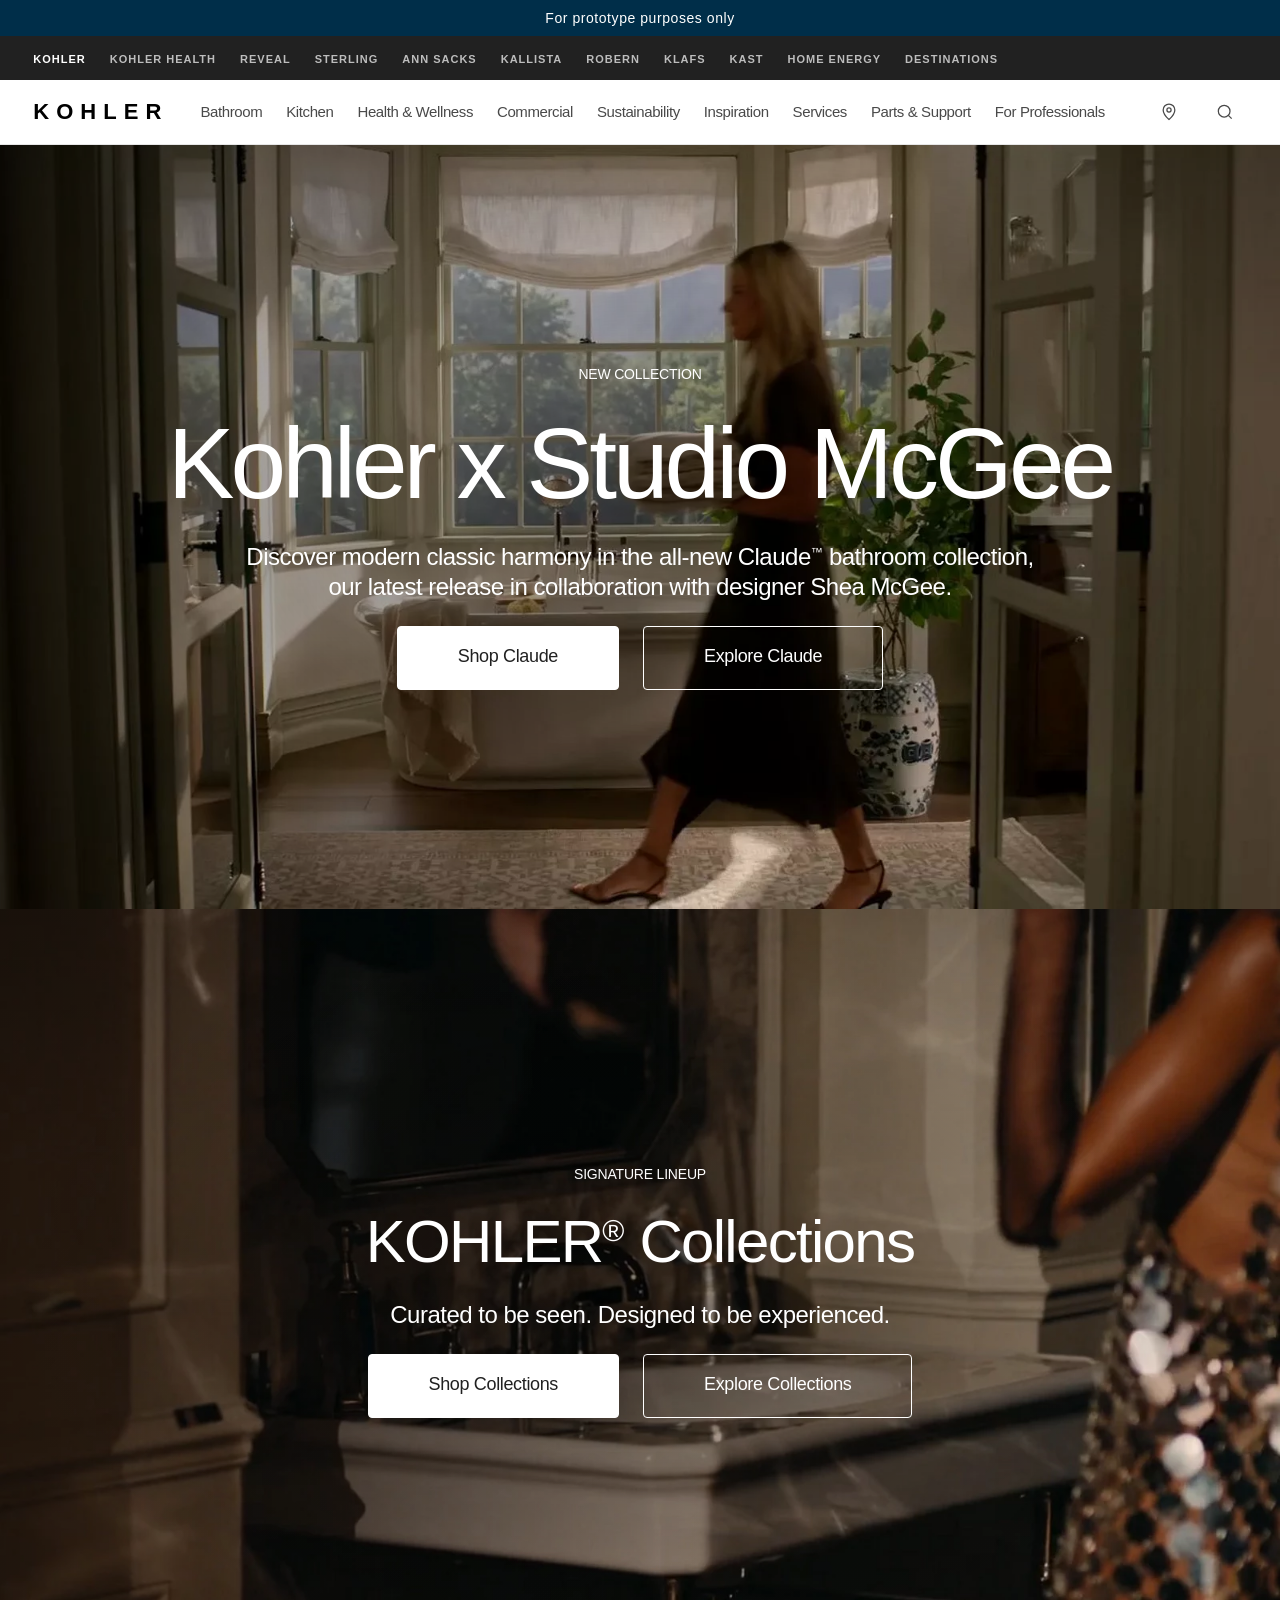
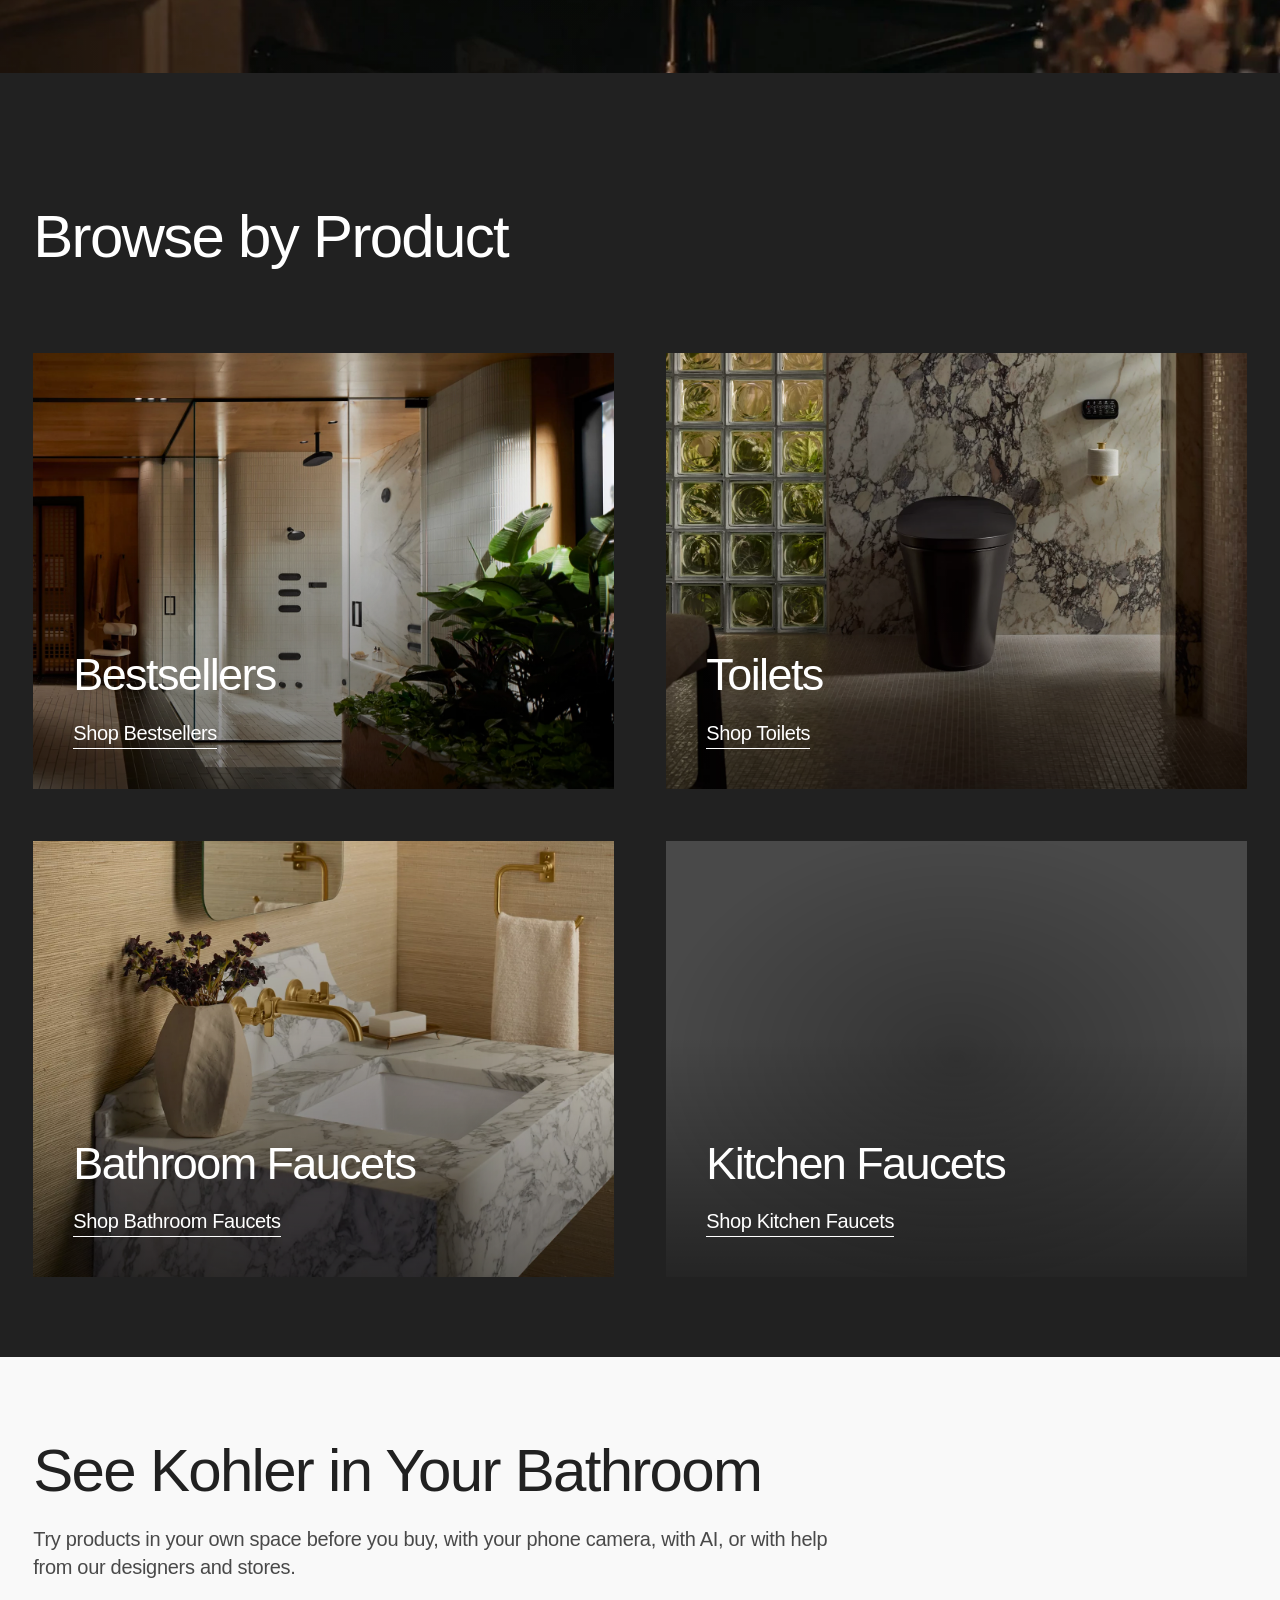
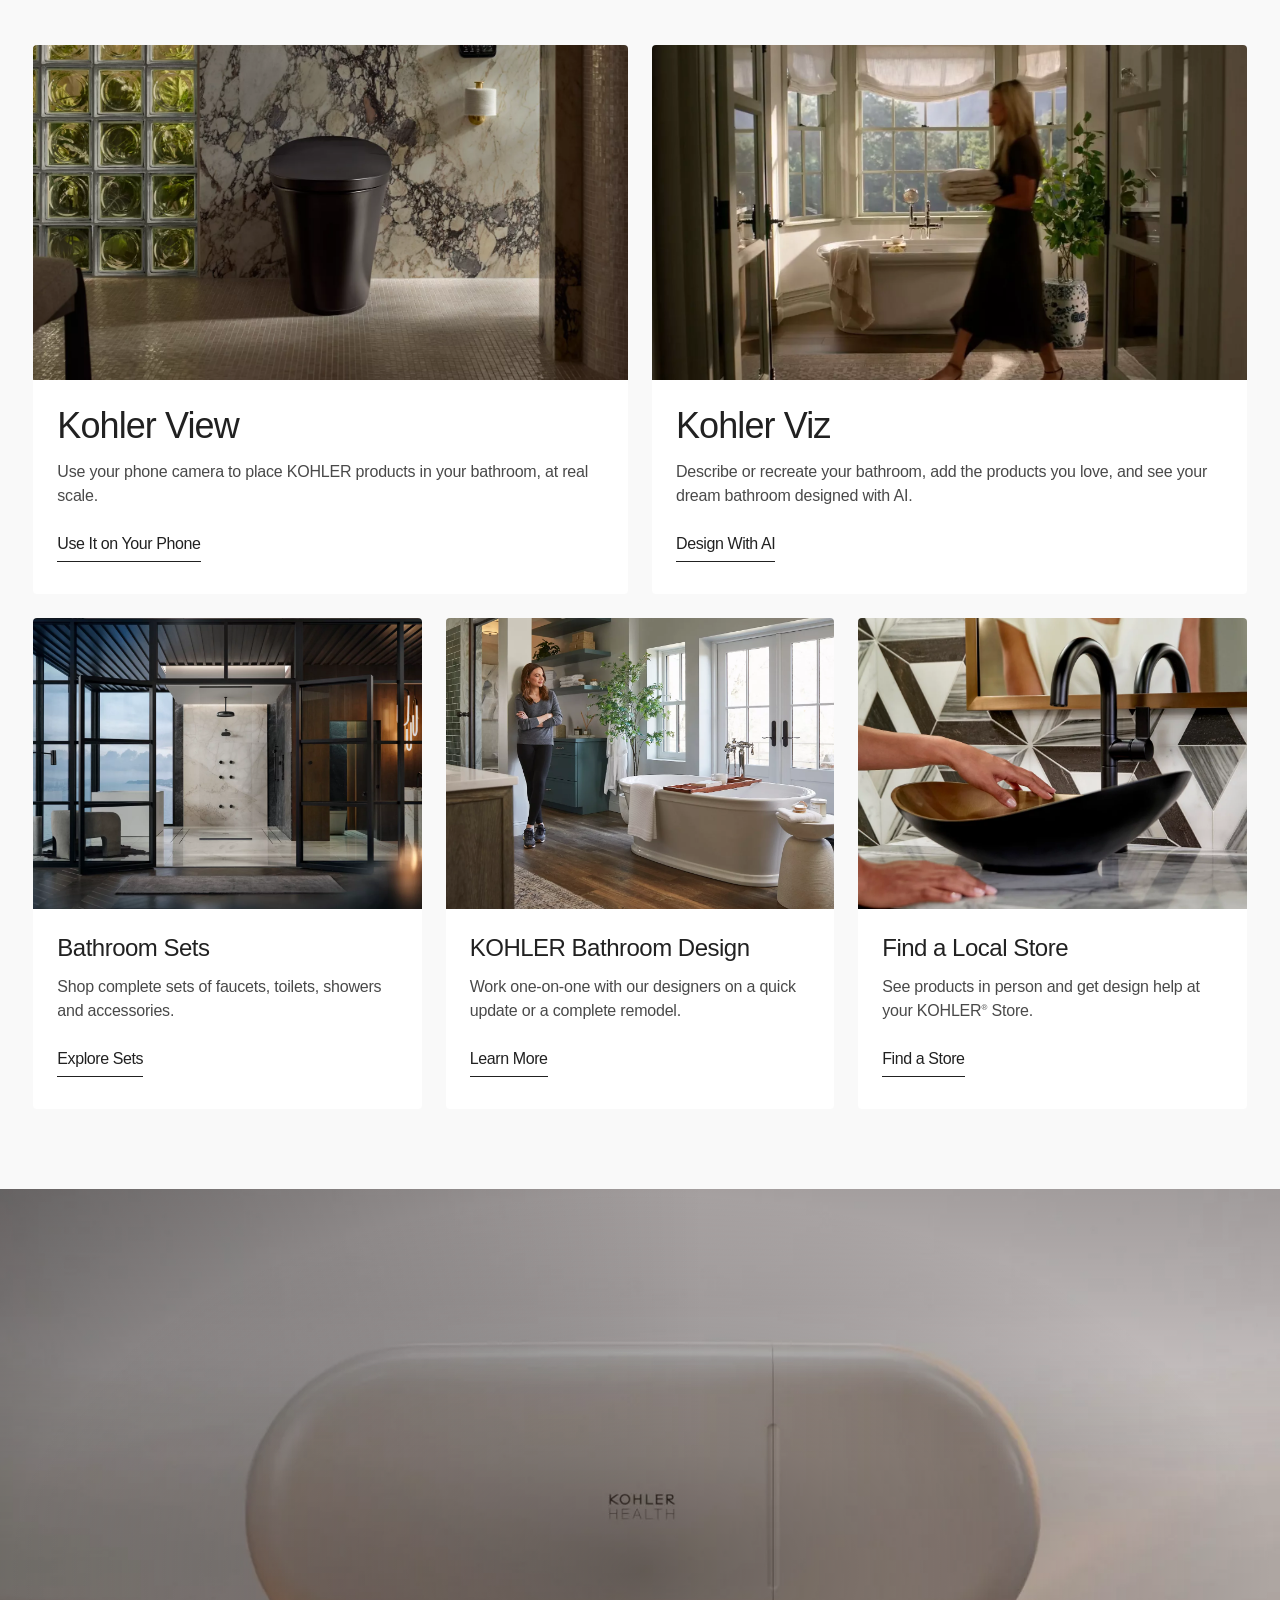
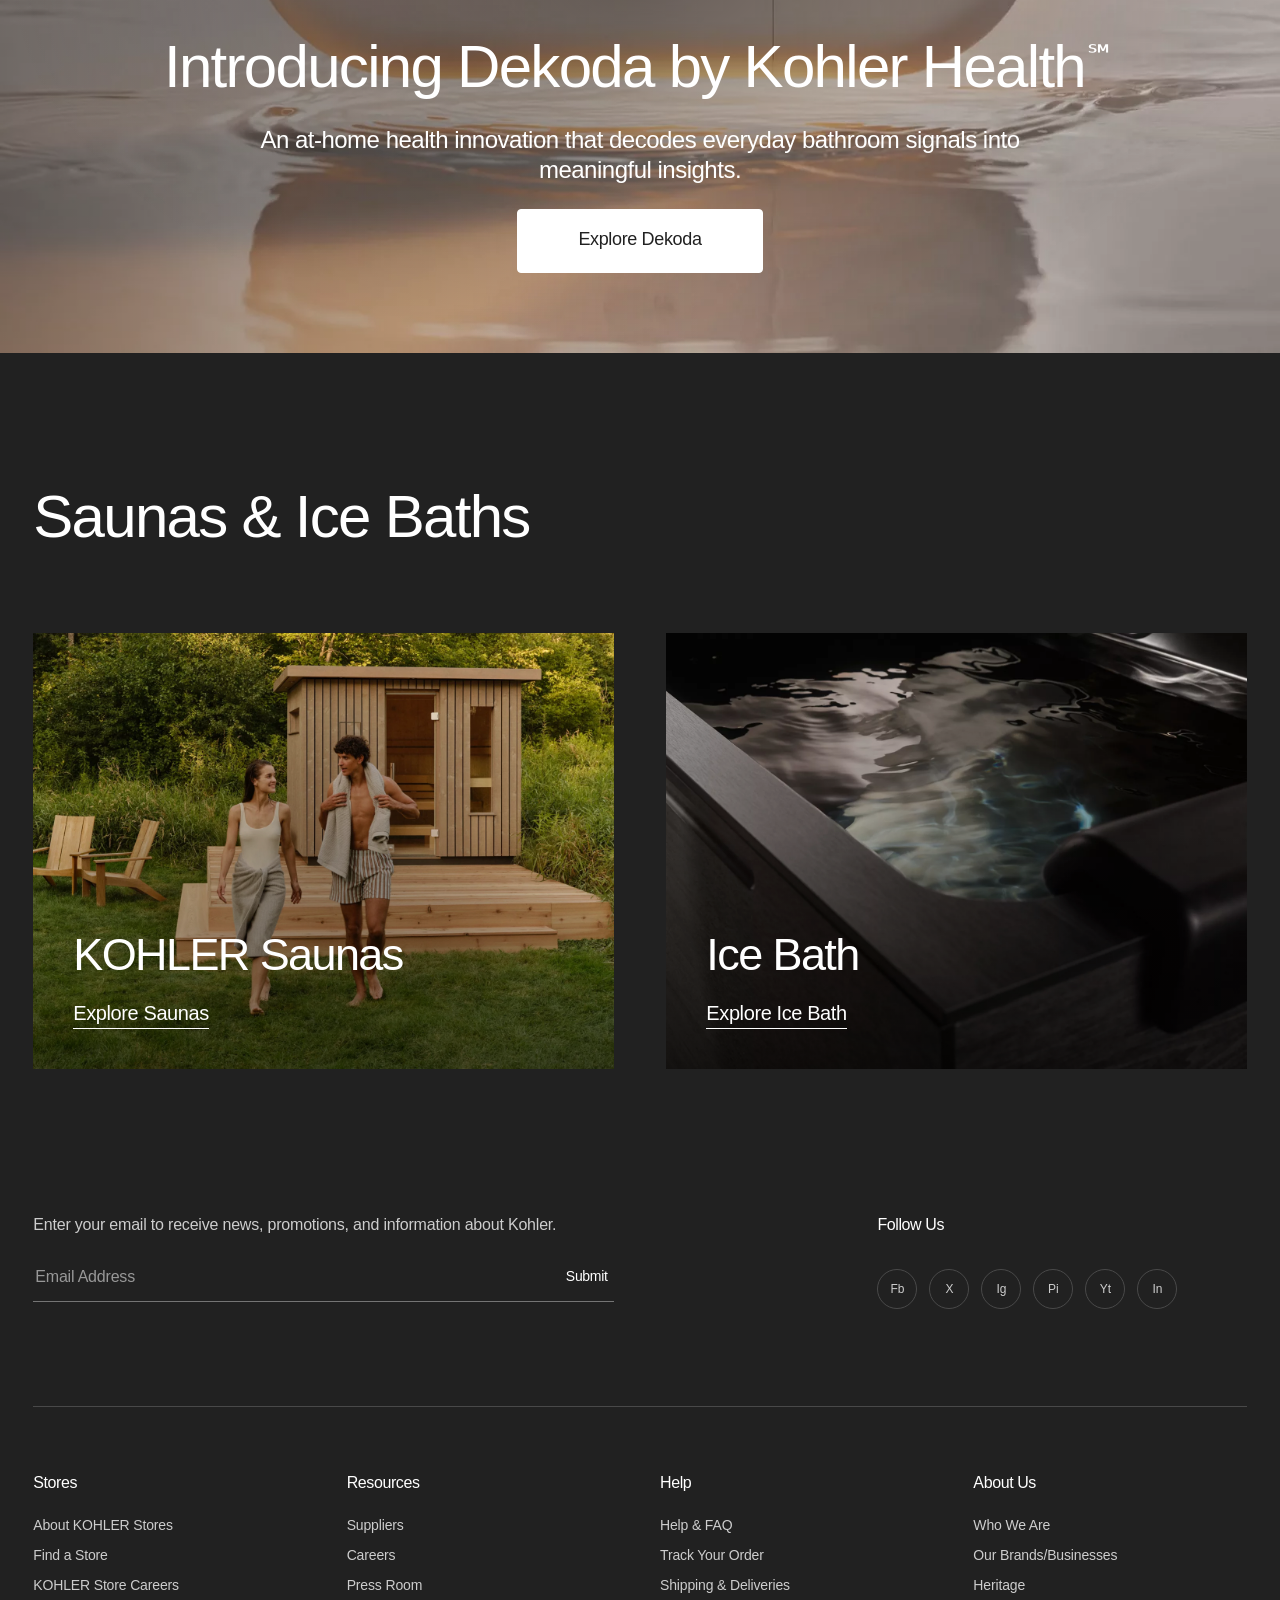
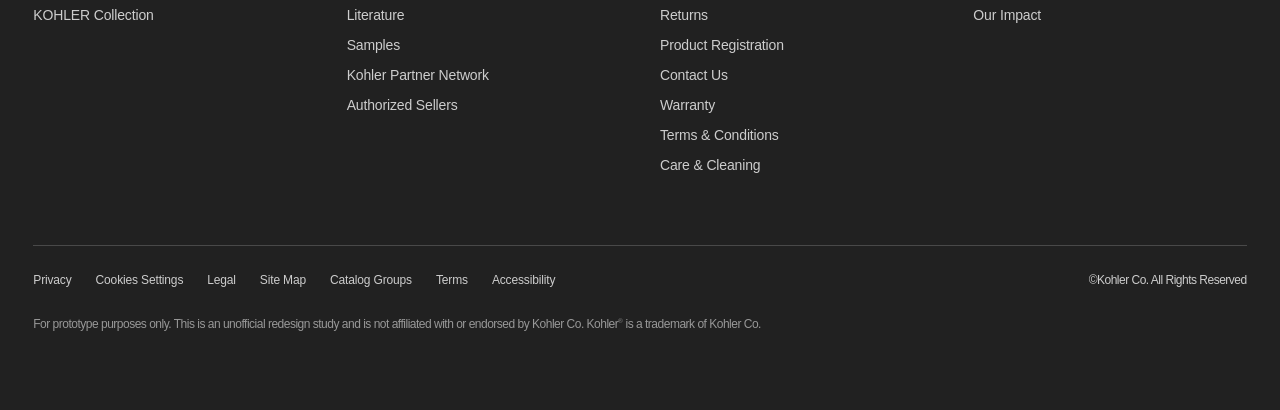
<file: index.html>
<!doctype html>
<html lang="en"><head><meta charset="utf-8"><meta name="viewport" content="width=device-width,initial-scale=1">
<meta name="robots" content="noindex"><link rel="icon" href="data:,">
<title>Kohler landing page (concept) | prototype</title>
<link rel="stylesheet" href="tokens.css"><link rel="stylesheet" href="components.css">
<script src="js/render.js" defer></script><script src="js/interactions.js" defer></script>
</head><body>
<main id="main" data-content="content/concept.json"></main>
<noscript><div class="concept-banner">For prototype purposes only</div><p class="container">This prototype needs JavaScript to load its content.</p></noscript>
</body></html>
</file>
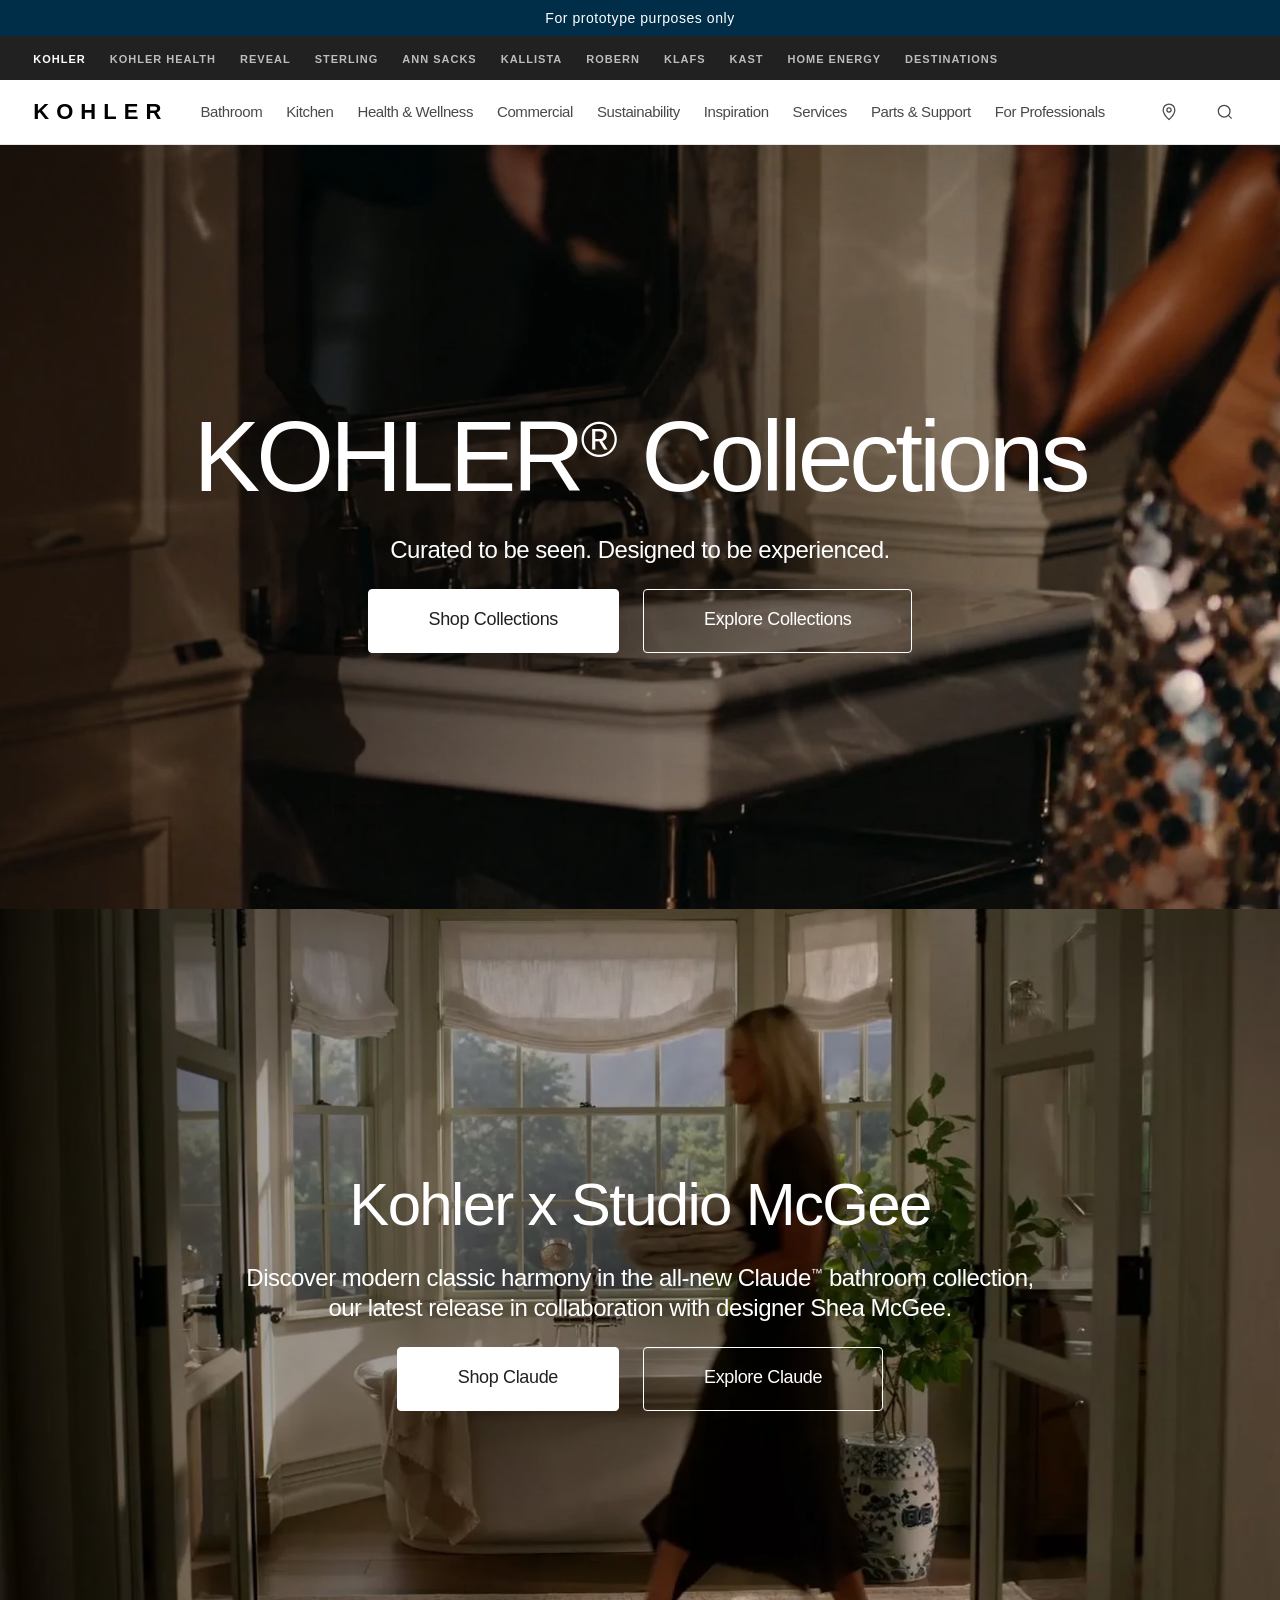
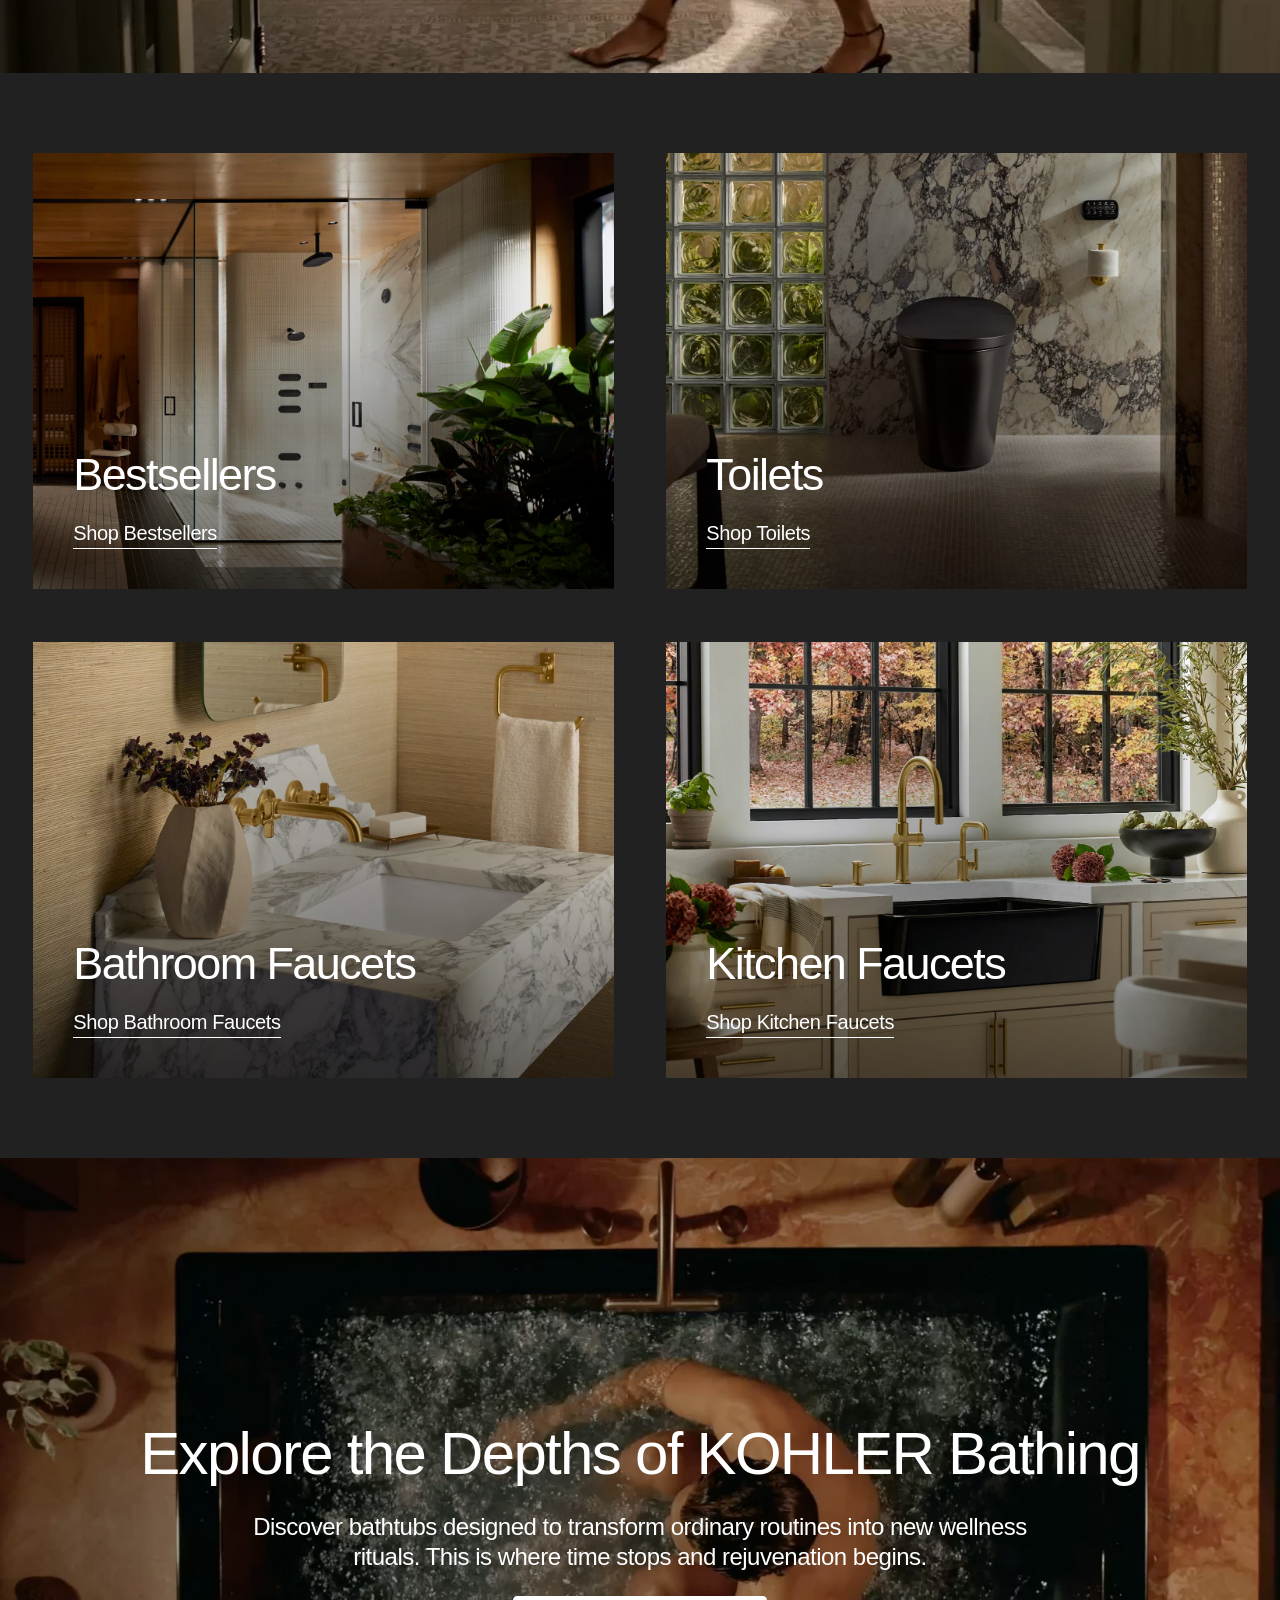
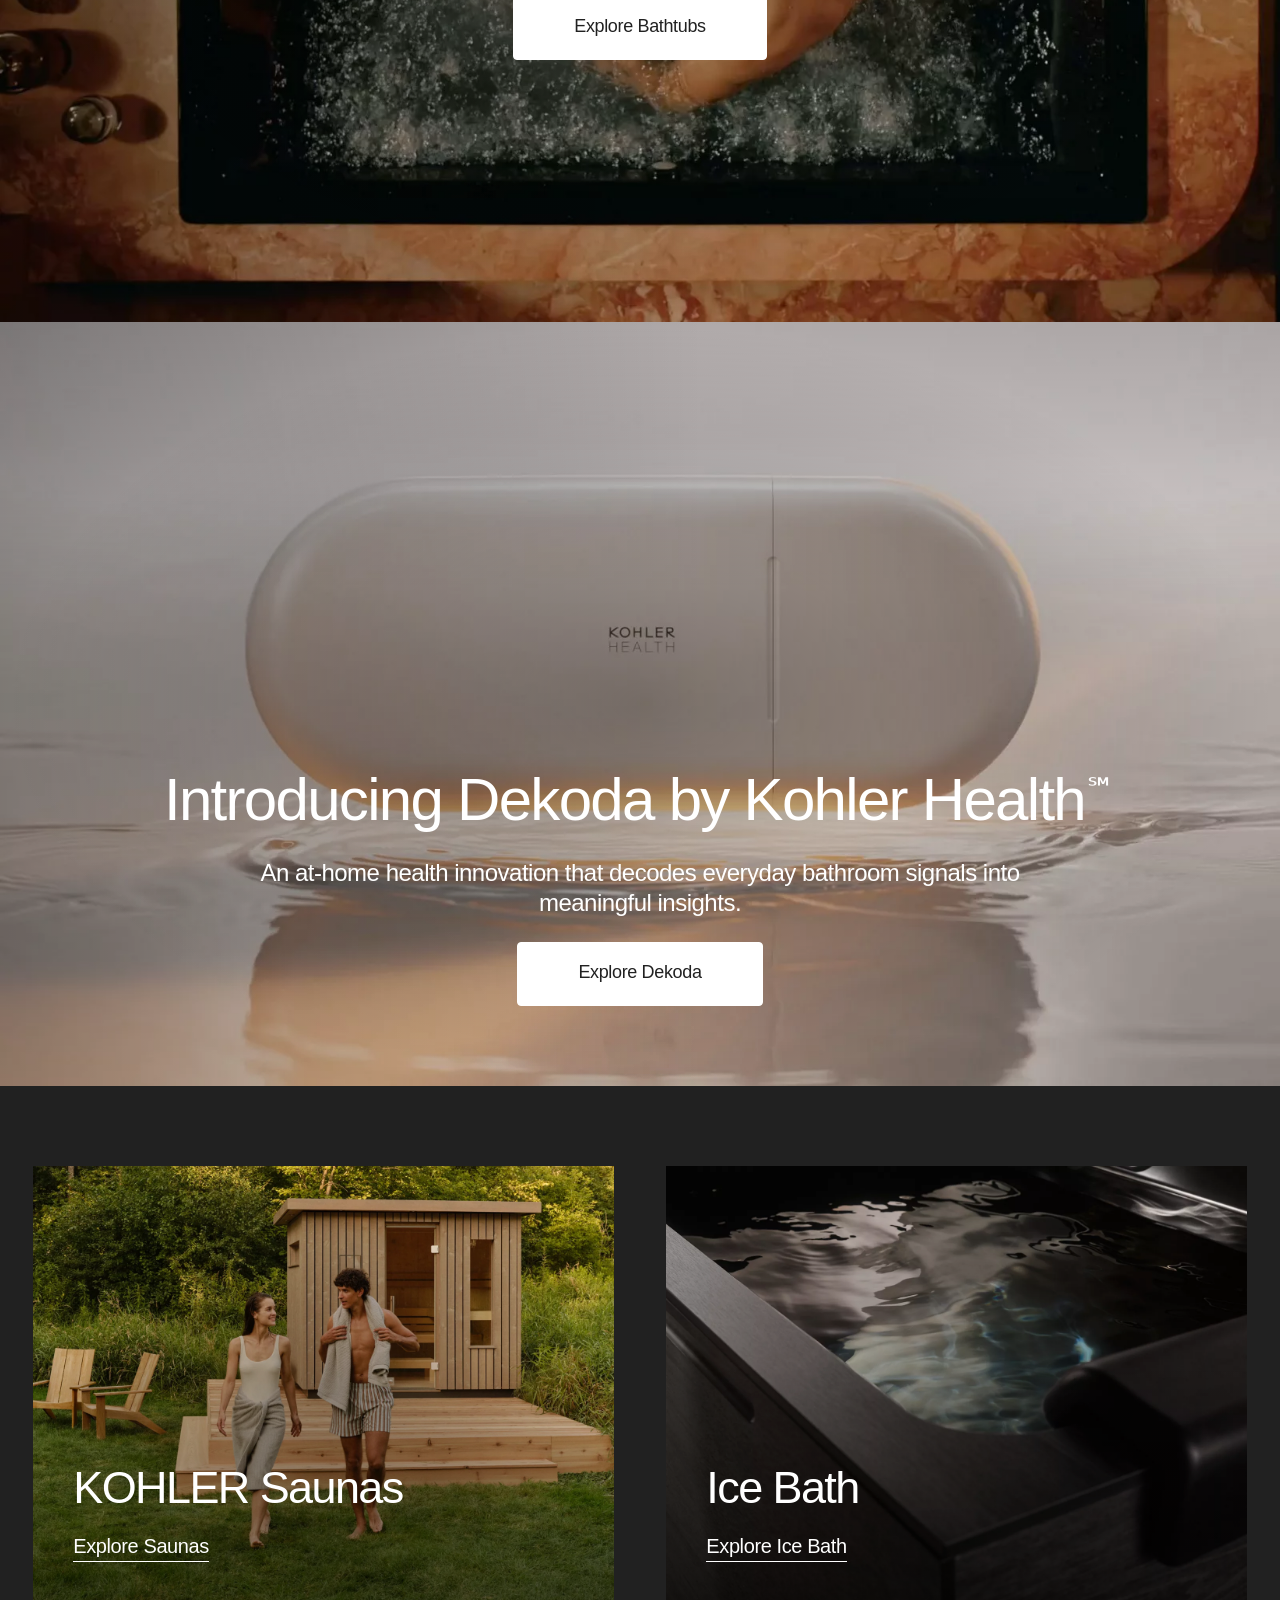
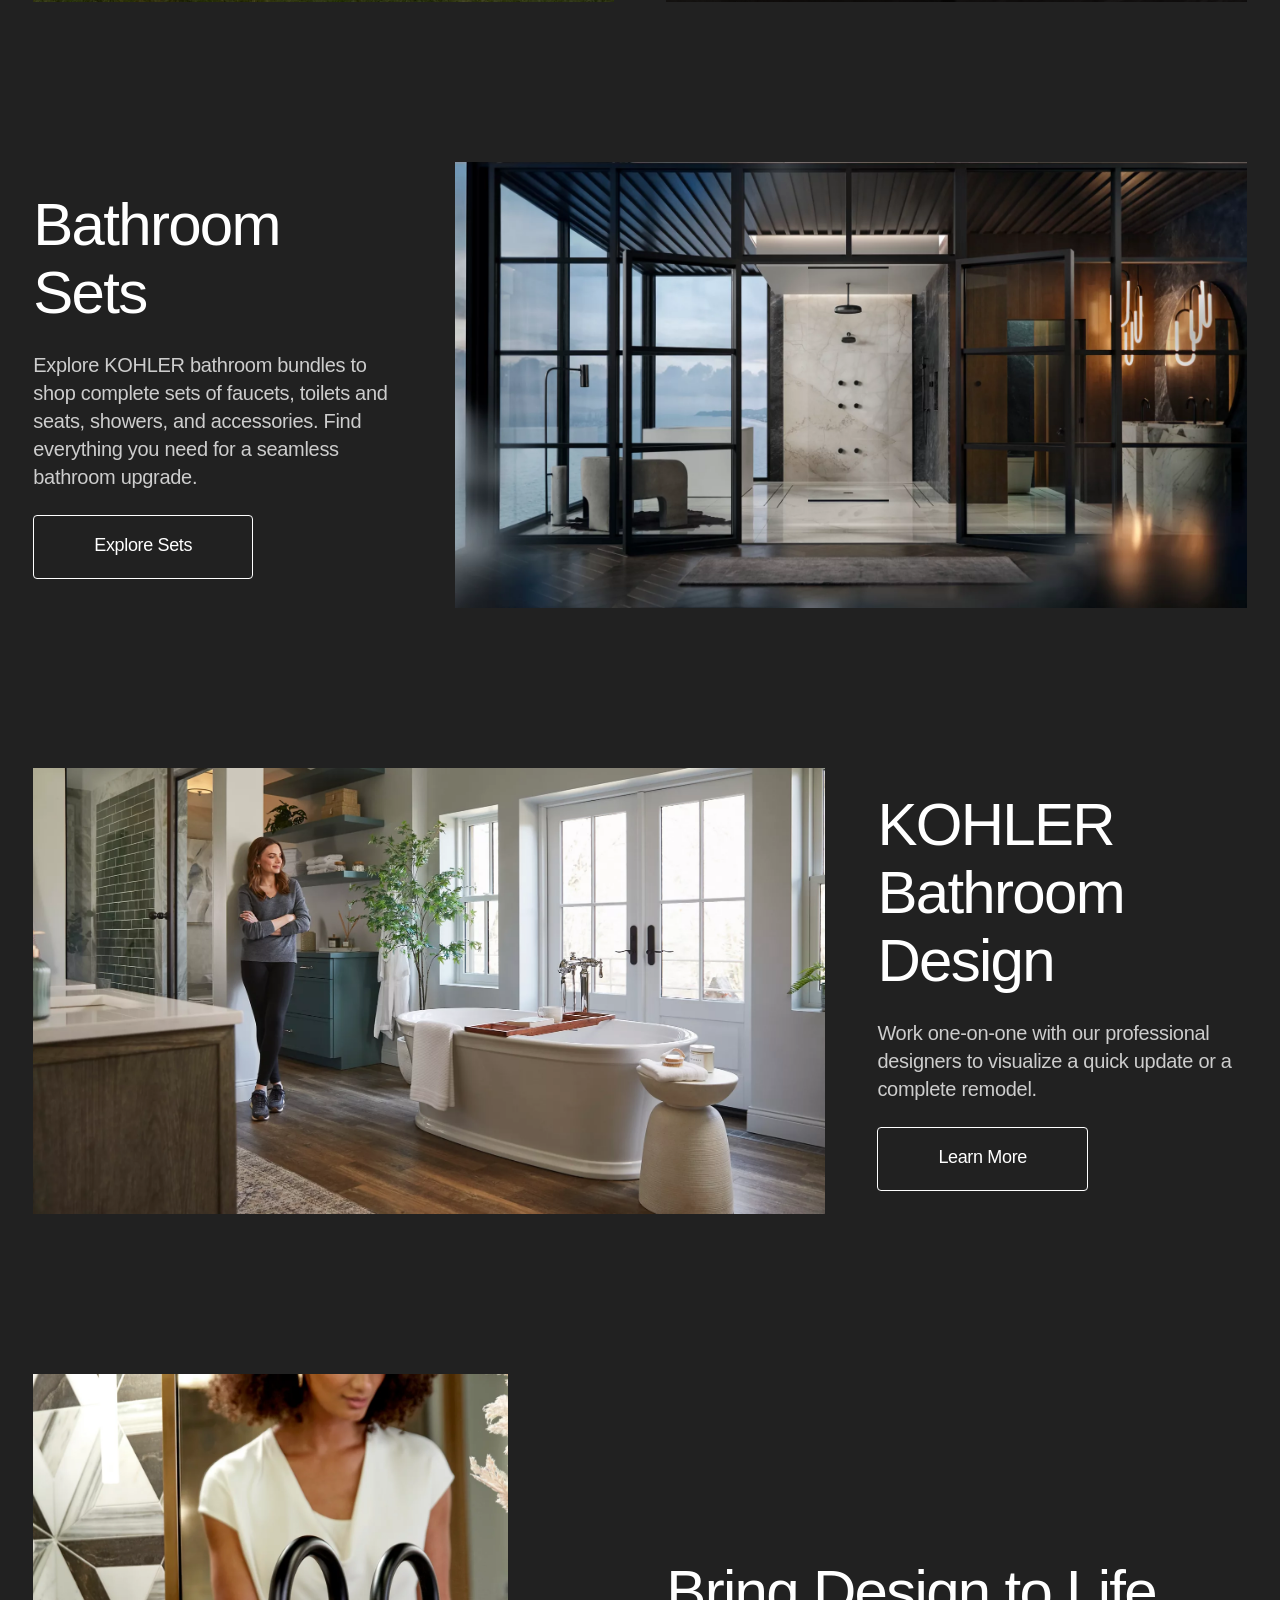
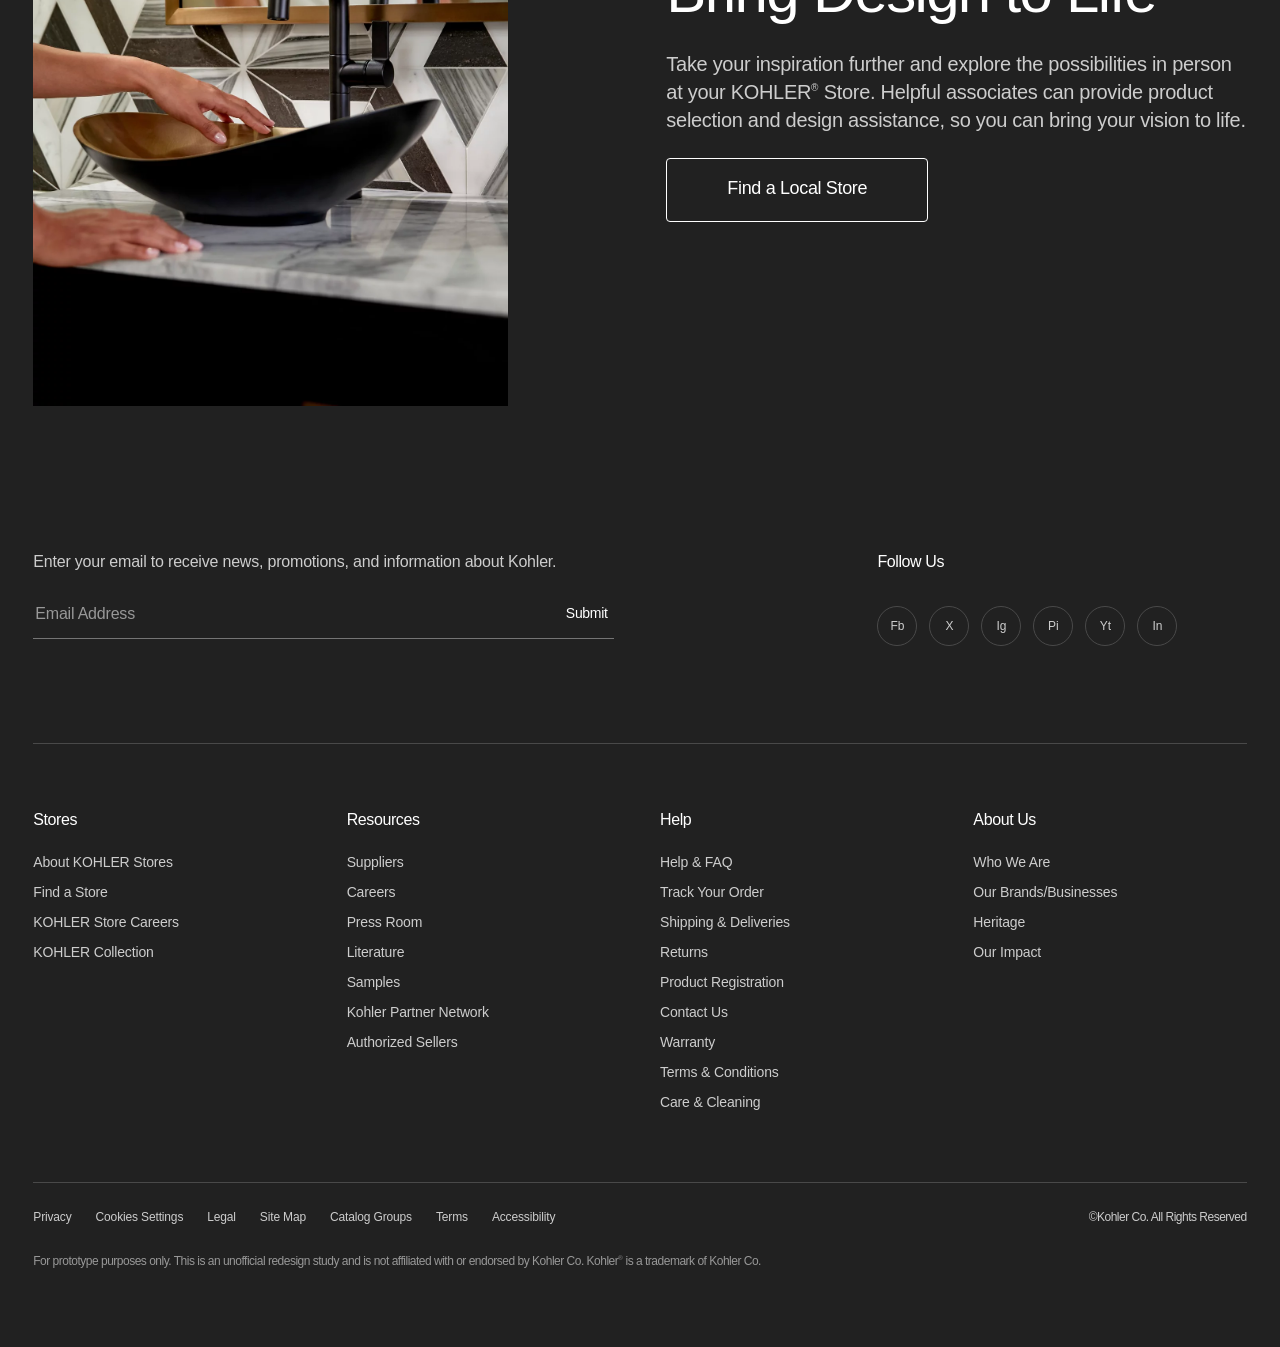
<file: current.html>
<!doctype html>
<html lang="en"><head><meta charset="utf-8"><meta name="viewport" content="width=device-width,initial-scale=1">
<meta name="robots" content="noindex"><link rel="icon" href="data:,">
<title>Kohler landing page (current) | prototype</title>
<link rel="stylesheet" href="tokens.css"><link rel="stylesheet" href="components.css">
<script src="js/render.js" defer></script>
</head><body>
<main id="main" data-content="content/current.json"></main>
<noscript><div class="concept-banner">For prototype purposes only</div><p class="container">This prototype needs JavaScript to load its content.</p></noscript>
</body></html>
</file>
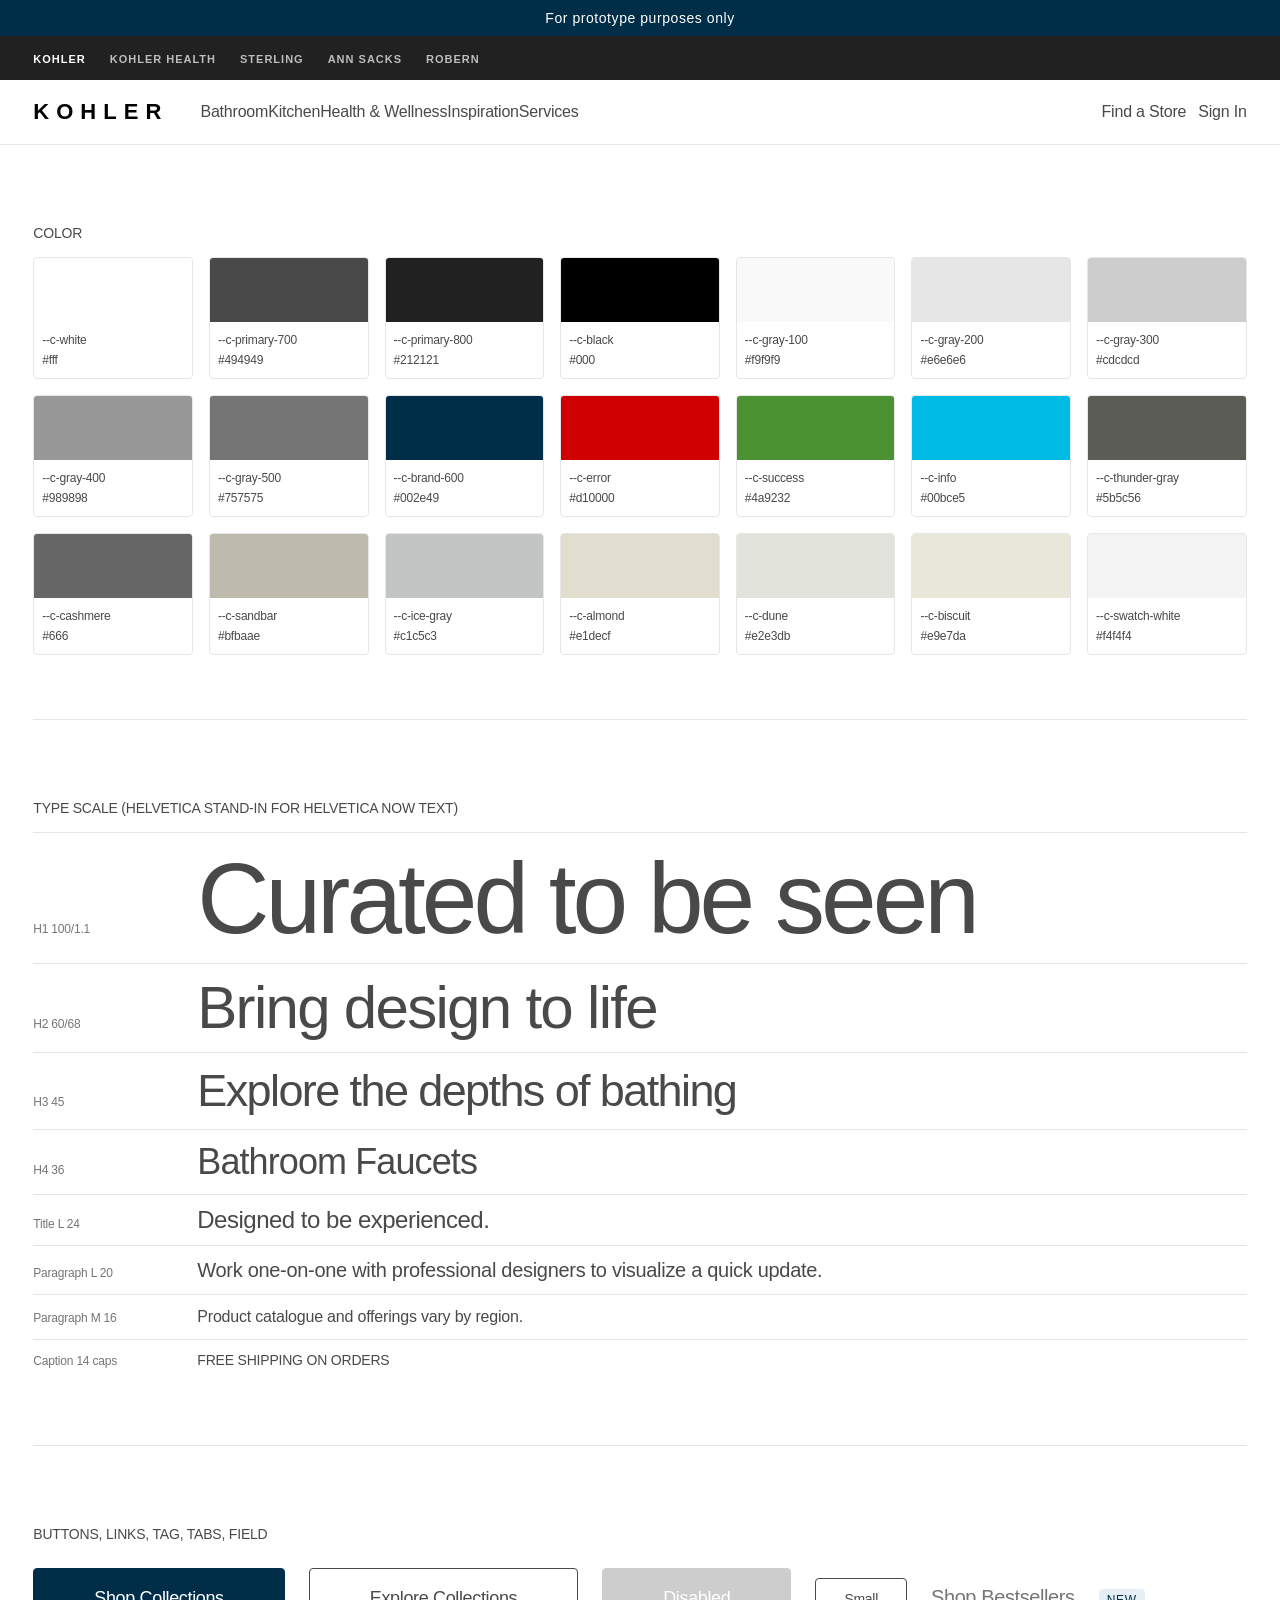
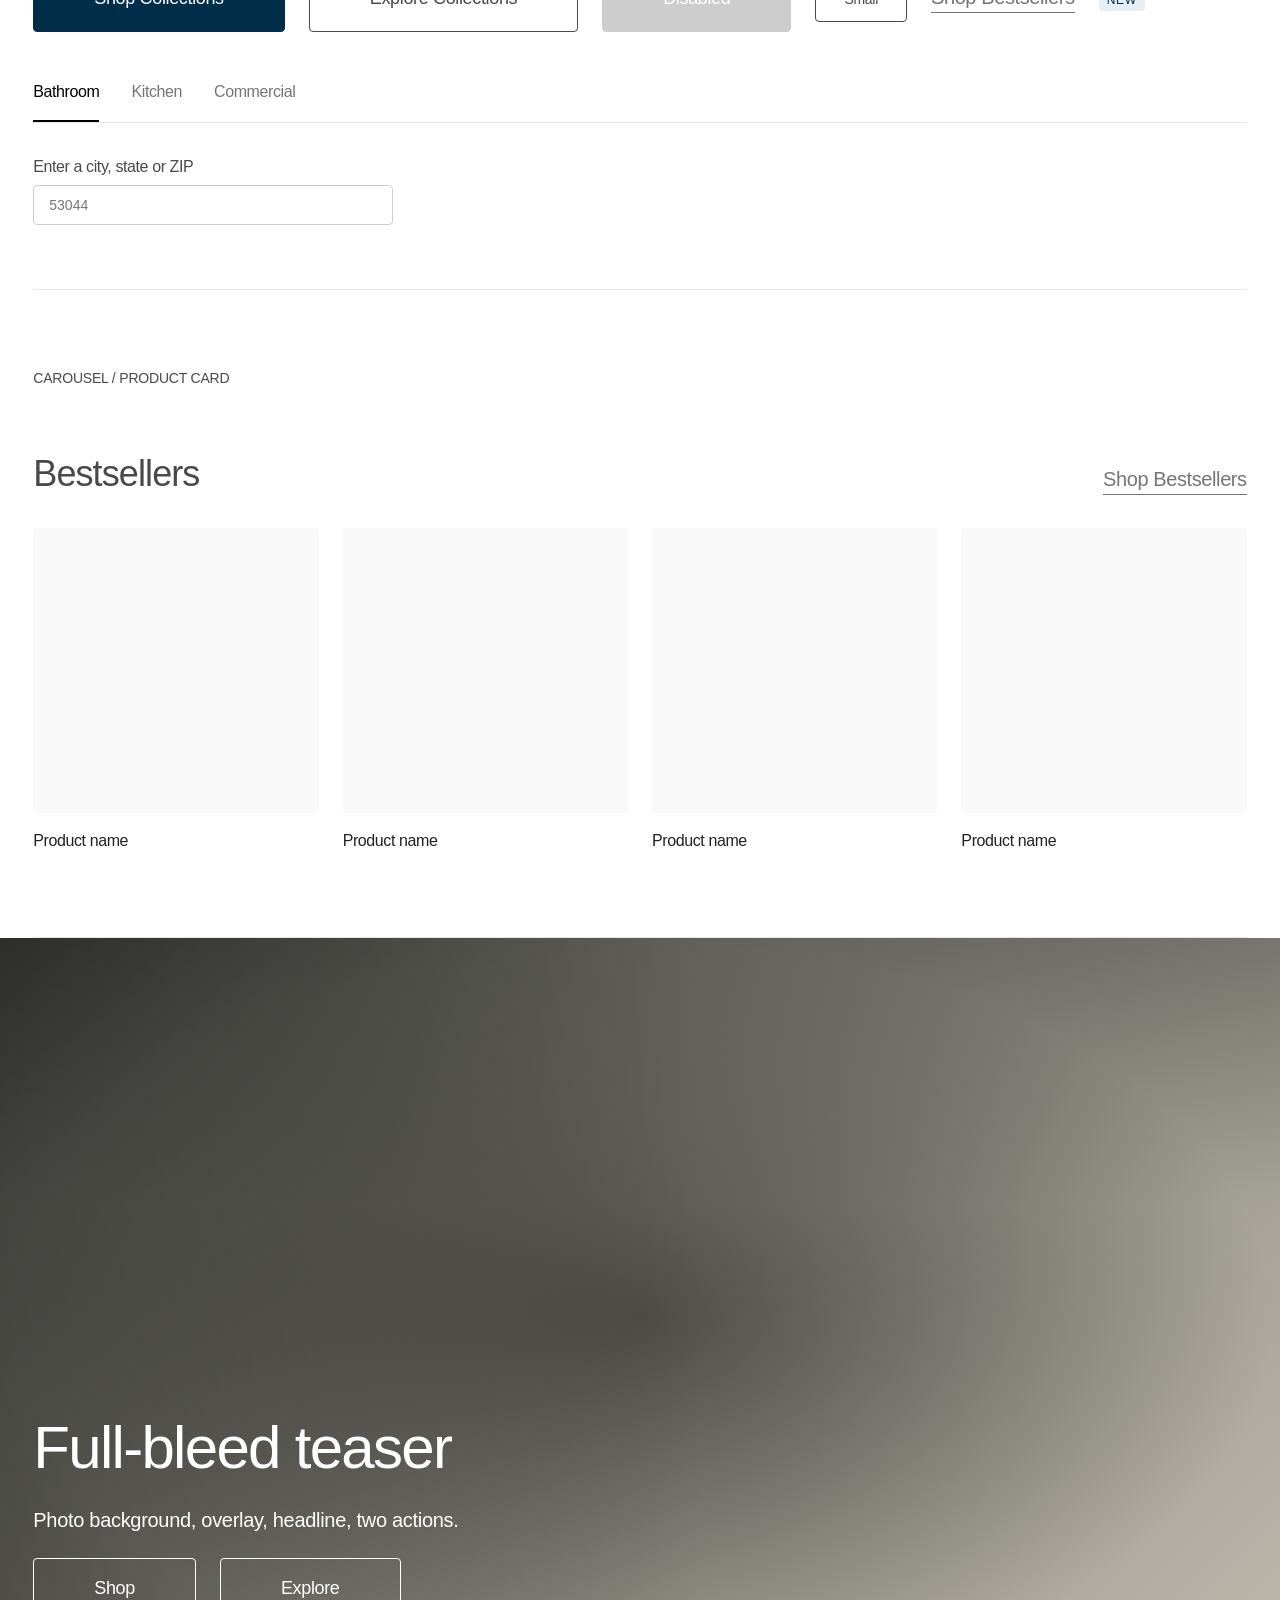
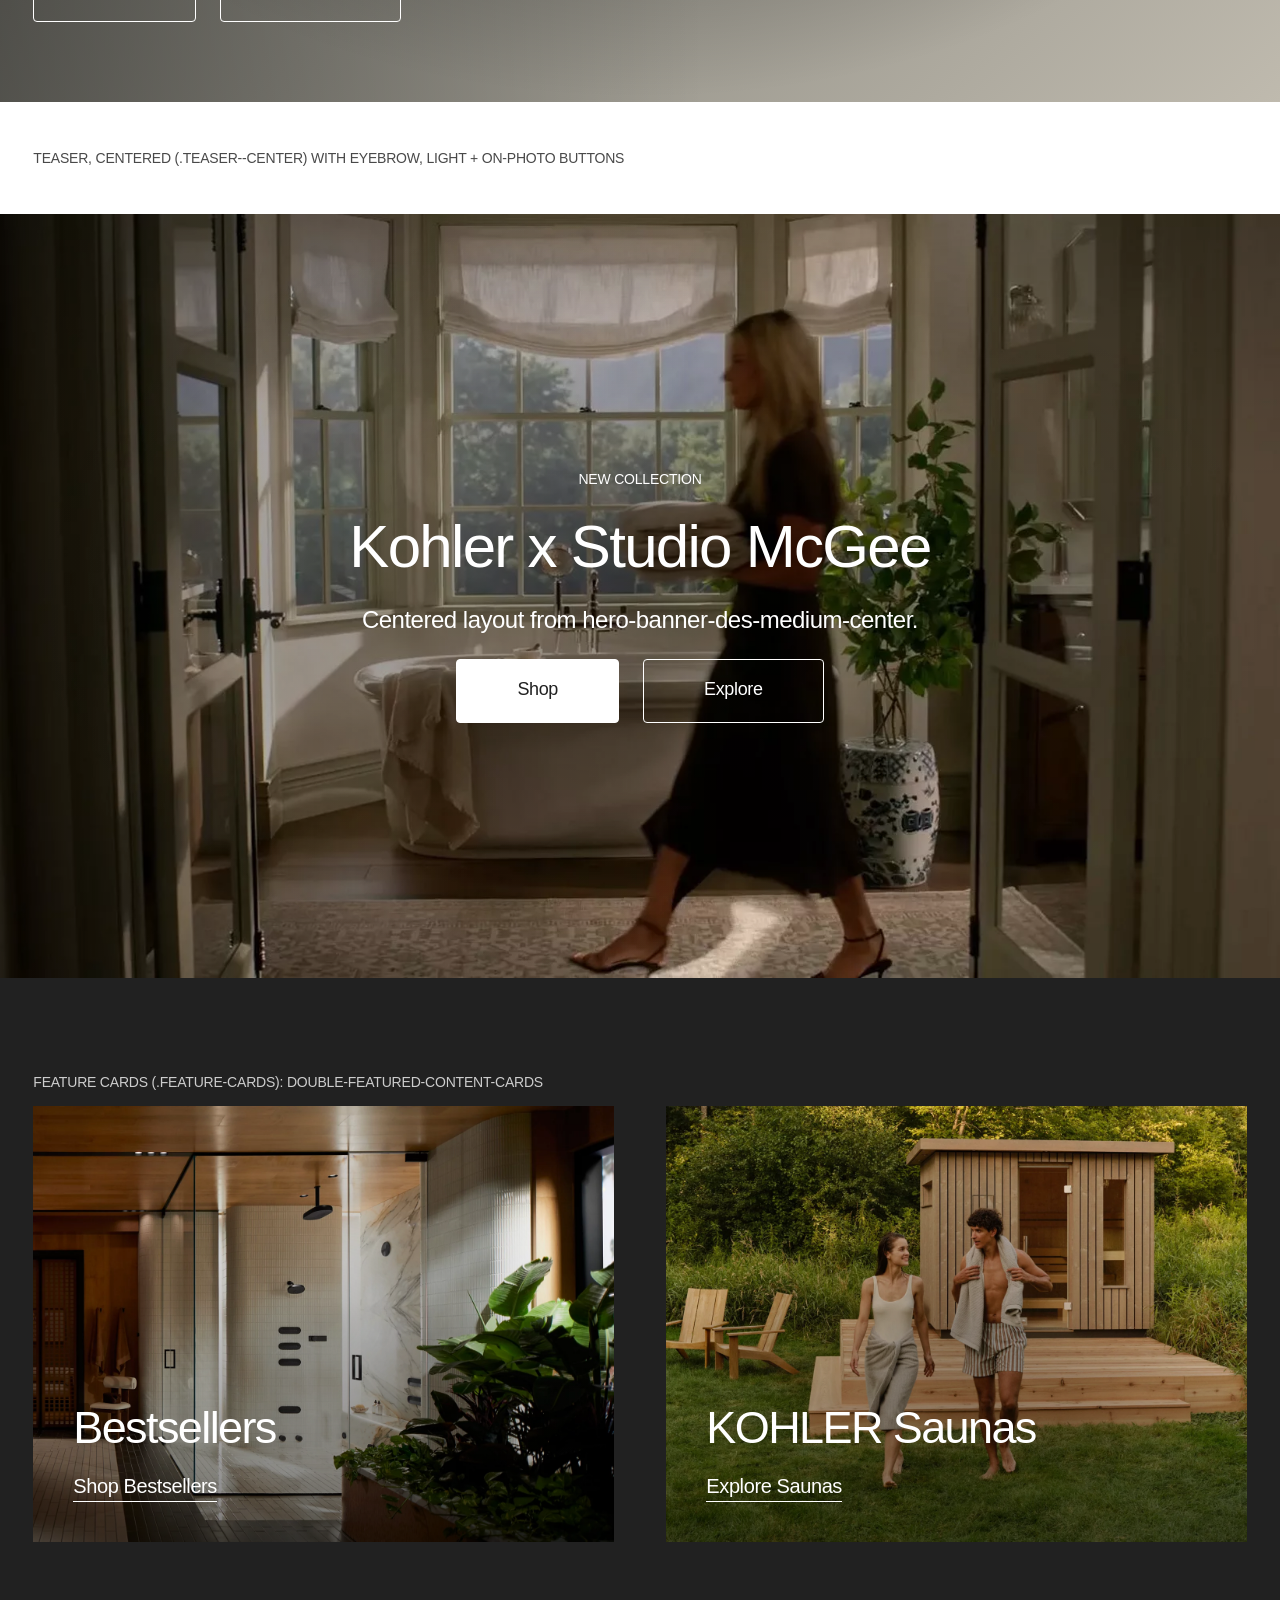
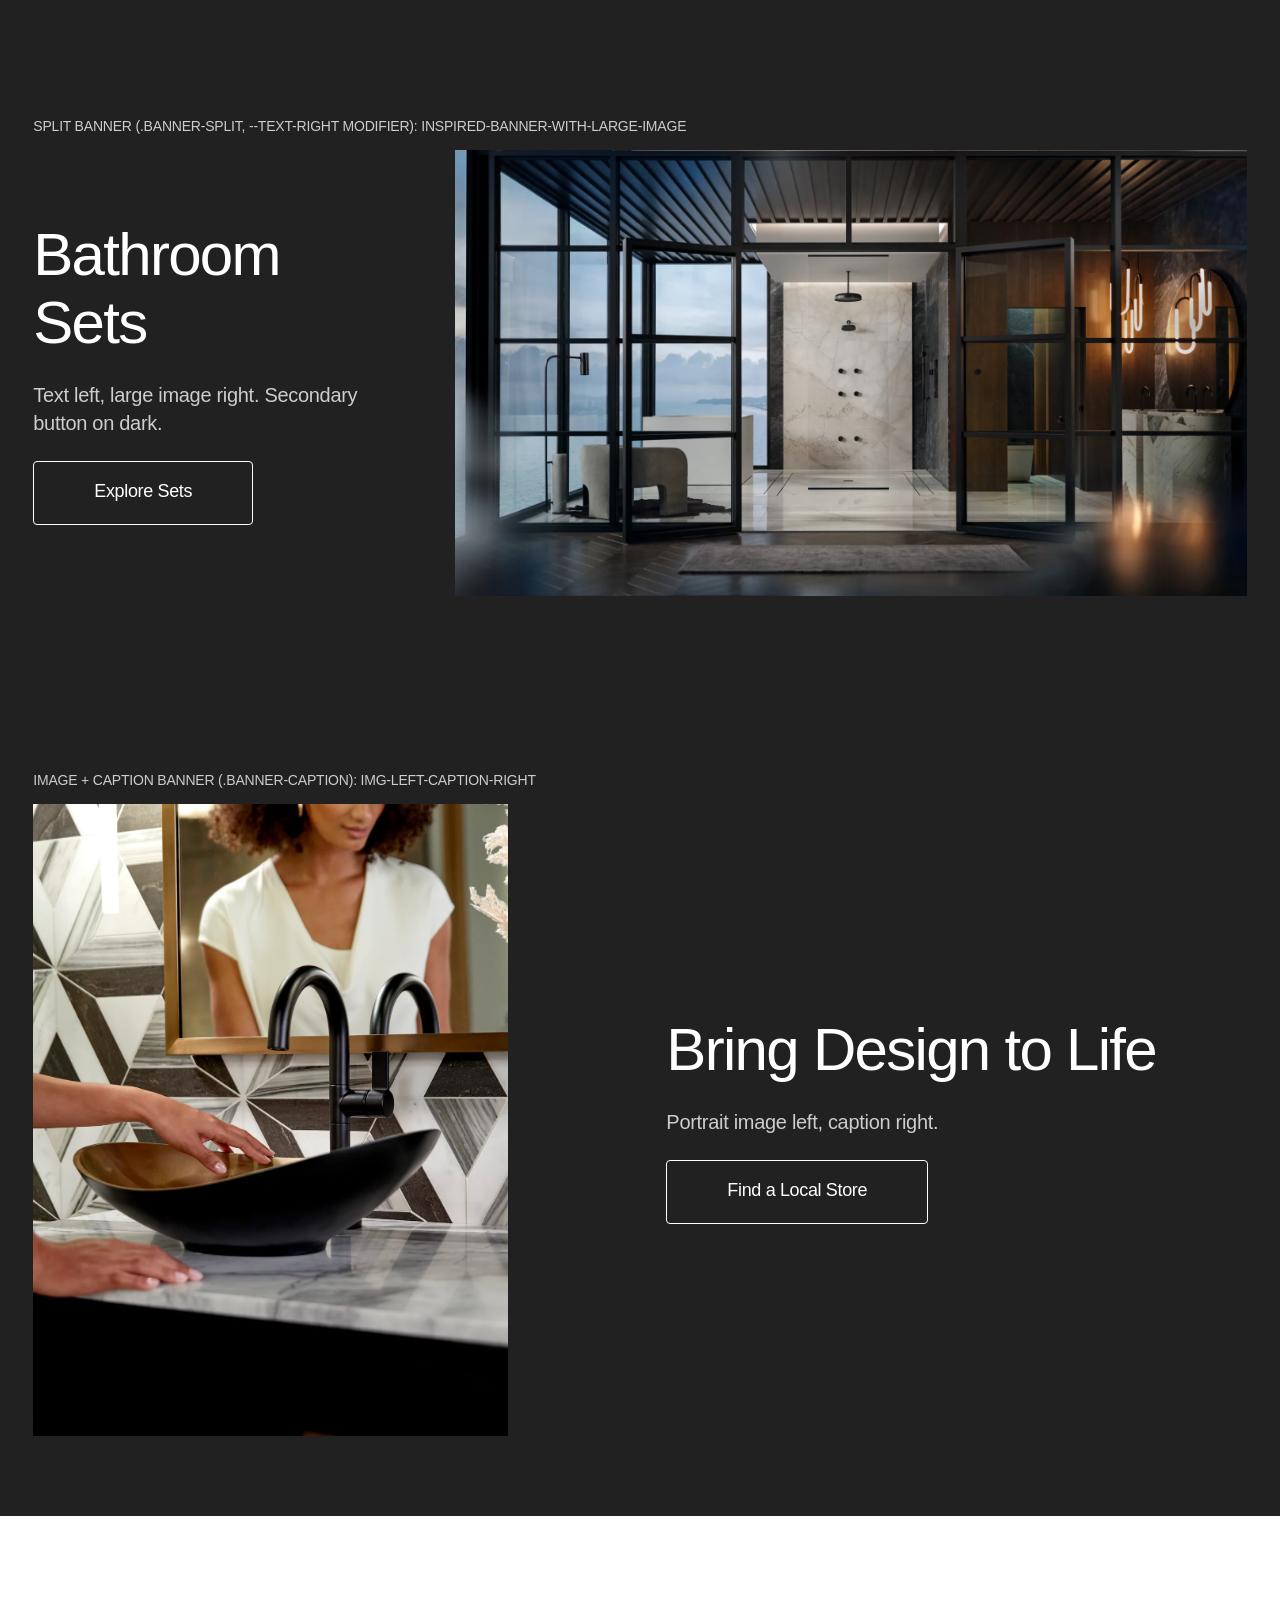
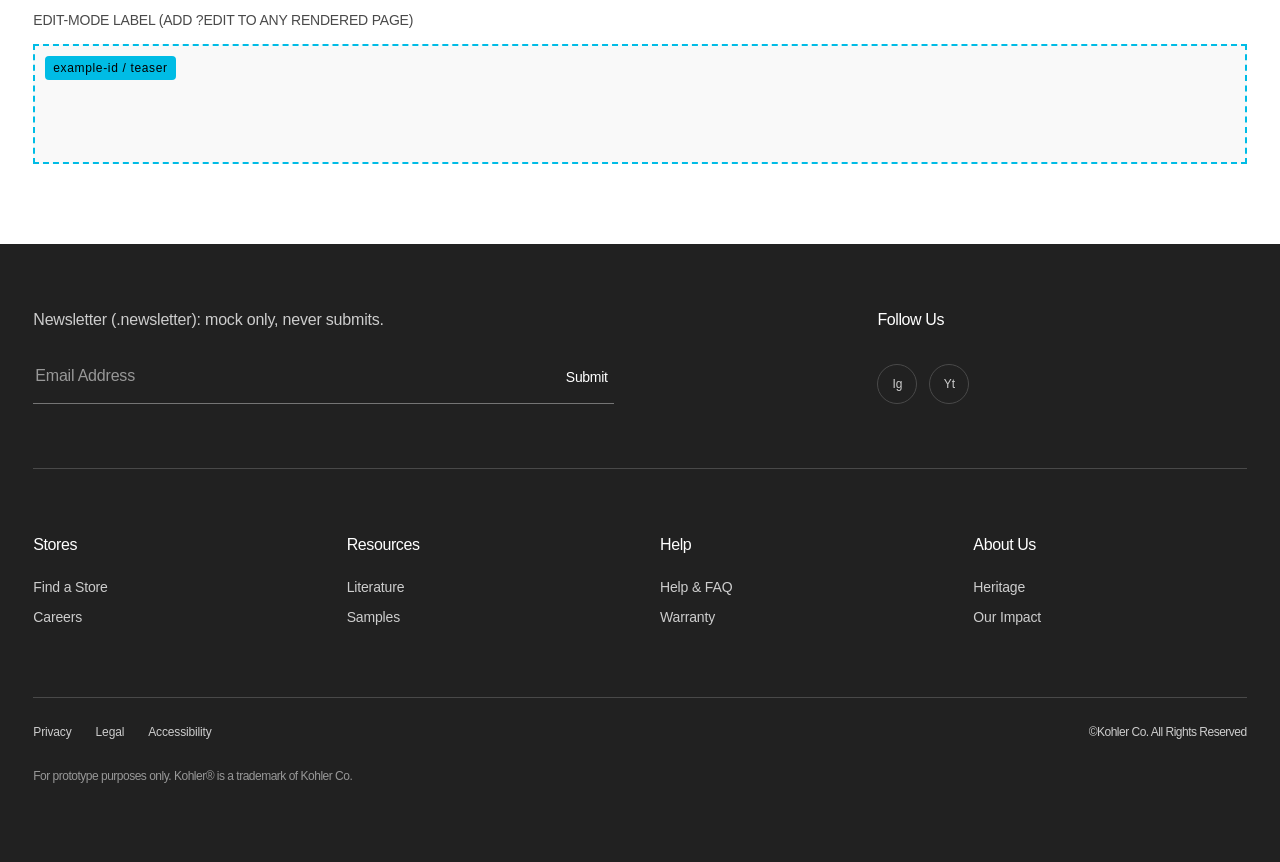
<file: design-system.html>
<!doctype html><html lang="en"><head><meta charset="utf-8"><meta name="viewport" content="width=device-width,initial-scale=1">
<meta name="robots" content="noindex"><link rel="icon" href="data:,"><title>Design system reference (redesign concept)</title>
<link rel="stylesheet" href="tokens.css"><link rel="stylesheet" href="components.css">
<style>.sec{padding-block:var(--sp-2xl);border-bottom:1px solid var(--c-gray-200)}.sw{display:grid;grid-template-columns:repeat(auto-fill,minmax(150px,1fr));gap:var(--sp-xs)}
.sw div{border:1px solid var(--c-gray-200);border-radius:var(--radius-xs);overflow:hidden;font:var(--t-p-xs)}.sw i{display:block;height:64px}.sw span{display:block;padding:8px}
.row{display:flex;gap:var(--sp-m);flex-wrap:wrap;align-items:center;margin-top:var(--sp-m)}.ty{display:grid;grid-template-columns:140px 1fr;align-items:baseline;gap:var(--sp-m);padding:10px 0;border-top:1px solid var(--c-gray-200)}.ty small{font:var(--t-p-xs);color:var(--c-gray-500)}</style></head><body>
<div class="concept-banner">For prototype purposes only</div>
<div class="brandbar"><div class="container"><ul><li><a aria-current href="#">Kohler</a></li><li><a href="#">Kohler Health</a></li><li><a href="#">Sterling</a></li><li><a href="#">Ann Sacks</a></li><li><a href="#">Robern</a></li></ul></div></div>
<header class="mainnav"><div class="container"><a class="logo" href="#">KOHLER</a><nav><a aria-current href="#">Bathroom</a><a href="#">Kitchen</a><a href="#">Health &amp; Wellness</a><a href="#">Inspiration</a><a href="#">Services</a></nav><div class="utils"><a href="#">Find a Store</a><a href="#">Sign In</a></div></div></header>
<main class="container">
<section class="sec"><p class="t-caption">Color</p><div class="sw" id="sw"></div></section>
<section class="sec"><p class="t-caption">Type scale (Helvetica stand-in for Helvetica Now Text)</p>
<div class="ty"><small>H1 100/1.1</small><div class="t-h1">Curated to be seen</div></div>
<div class="ty"><small>H2 60/68</small><div class="t-h2">Bring design to life</div></div>
<div class="ty"><small>H3 45</small><div class="t-h3">Explore the depths of bathing</div></div>
<div class="ty"><small>H4 36</small><div class="t-h4">Bathroom Faucets</div></div>
<div class="ty"><small>Title L 24</small><div class="t-title-l">Designed to be experienced.</div></div>
<div class="ty"><small>Paragraph L 20</small><div class="t-p-l">Work one-on-one with professional designers to visualize a quick update.</div></div>
<div class="ty"><small>Paragraph M 16</small><div class="t-p-m">Product catalogue and offerings vary by region.</div></div>
<div class="ty"><small>Caption 14 caps</small><div class="t-caption">Free shipping on orders</div></div></section>
<section class="sec"><p class="t-caption">Buttons, links, tag, tabs, field</p>
<div class="row"><a class="btn btn--primary" href="#">Shop Collections</a><a class="btn btn--secondary" href="#">Explore Collections</a><button class="btn" disabled>Disabled</button><a class="btn btn--s btn--secondary" href="#">Small</a><a class="link-underline" href="#">Shop Bestsellers</a><span class="tag">New</span></div>
<div class="tabs" style="margin-top:var(--sp-l)" role="tablist"><button class="tab" role="tab" aria-selected="true">Bathroom</button><button class="tab" role="tab">Kitchen</button><button class="tab" role="tab">Commercial</button></div>
<div class="field" style="max-width:360px;margin-top:var(--sp-l)"><label for="z">Enter a city, state or ZIP</label><input id="z" type="text" placeholder="53044"></div></section>
<section class="sec"><p class="t-caption">Carousel / product card</p><div class="carousel__head"><h2 class="t-h4" style="margin:0">Bestsellers</h2><a class="link-underline" href="#">Shop Bestsellers</a></div>
<div class="carousel__track"><a class="card" href="#"><div class="card__img"></div><div class="card__title">Product name</div></a><a class="card" href="#"><div class="card__img"></div><div class="card__title">Product name</div></a><a class="card" href="#"><div class="card__img"></div><div class="card__title">Product name</div></a><a class="card" href="#"><div class="card__img"></div><div class="card__title">Product name</div></a></div></section>
</main>
<section class="teaser"><div class="teaser__media" style="background:linear-gradient(135deg,var(--c-thunder-gray),var(--c-sandbar))"></div><div class="container"><div class="teaser__body"><h2 class="t-h2" style="margin:0">Full-bleed teaser</h2><p class="t-p-l" style="margin:0">Photo background, overlay, headline, two actions.</p><div class="teaser__actions"><a class="btn btn--on-photo" href="#">Shop</a><a class="btn btn--on-photo" href="#">Explore</a></div></div></div></section>

<div class="container" style="padding-block:var(--sp-l)"><p class="t-caption">Teaser, centered (.teaser--center) with eyebrow, light + on-photo buttons</p></div>
<section class="teaser teaser--center"><div class="teaser__media"><img src="assets/images/Home-Page-Hero-Video-Full-Bleed-aaj61614__Home-Page-Hero-Video-Full-Bleed-Desktop.webp" alt=""></div><div class="container"><div class="teaser__body"><p class="t-caption" style="margin:0">New collection</p><h2 class="teaser__title t-h2">Kohler x Studio McGee</h2><p class="teaser__desc t-title-l">Centered layout from hero-banner-des-medium-center.</p><div class="teaser__actions"><a class="btn btn--light" href="#">Shop</a><a class="btn btn--on-photo" href="#">Explore</a></div></div></div></section>
<section class="section section--dark"><div class="container"><p class="t-caption">Feature cards (.feature-cards): double-featured-content-cards</p><div class="feature-cards">
<a class="feature-card" href="#"><img src="assets/images/Large-Double-Featured-Content-Cards-aag35780__Large-Double-Featured-Content-Cards-Desktop.webp" alt=""><div class="feature-card__body"><h3 class="feature-card__title">Bestsellers</h3><span class="link-underline link-underline--on-dark">Shop Bestsellers</span></div></a>
<a class="feature-card" href="#"><img src="assets/images/Large-Double-Featured-Content-Cards-aai21563__Large-Double-Featured-Content-Cards-Desktop.webp" alt=""><div class="feature-card__body"><h3 class="feature-card__title">KOHLER Saunas</h3><span class="link-underline link-underline--on-dark">Explore Saunas</span></div></a>
</div></div></section>
<section class="section section--dark"><div class="container"><p class="t-caption">Split banner (.banner-split, --text-right modifier): inspired-banner-with-large-image</p><div class="banner-split"><div class="banner-split__media"><img src="assets/images/Inspired-Banner-with-Image-version-3-and-4-aad84172__KOHLER-Inspired-Banner-With-Image-variation-3-and-4-ML-Max.webp" alt=""></div><div class="banner-split__body"><h2>Bathroom Sets</h2><p>Text left, large image right. Secondary button on dark.</p><div class="teaser__actions"><a class="btn btn--on-dark" href="#">Explore Sets</a></div></div></div></div></section>
<section class="section section--dark"><div class="container"><p class="t-caption">Image + caption banner (.banner-caption): img-left-caption-right</p><div class="banner-caption"><div class="banner-caption__media"><img src="assets/images/Banner-with-Image-Variation-One-aae67468__Banner-with-Image-Variation-One-Desktop.webp" alt=""></div><div class="banner-caption__body"><h2>Bring Design to Life</h2><p>Portrait image left, caption right.</p><div class="teaser__actions"><a class="btn btn--on-dark" href="#">Find a Local Store</a></div></div></div></div></section>
<section class="section"><div class="container"><p class="t-caption">Edit-mode label (add ?edit to any rendered page)</p><div class="is-edit"><div data-section="example-id" data-type="teaser" style="height:120px;background:var(--c-gray-100)"></div></div></div></section>
<footer class="footer"><div class="container"><div class="footer__top"><form class="newsletter" onsubmit="return false"><p>Newsletter (.newsletter): mock only, never submits.</p><div class="newsletter__row"><input type="email" placeholder="Email Address" aria-label="Email Address"><button type="button">Submit</button></div></form><div class="followus"><h2>Follow Us</h2><ul><li><a href="#" aria-label="Instagram">Ig</a></li><li><a href="#" aria-label="YouTube">Yt</a></li></ul></div></div><div class="footer__cols"><div><h2>Stores</h2><a href="#">Find a Store</a><a href="#">Careers</a></div><div><h2>Resources</h2><a href="#">Literature</a><a href="#">Samples</a></div><div><h2>Help</h2><a href="#">Help &amp; FAQ</a><a href="#">Warranty</a></div><div><h2>About Us</h2><a href="#">Heritage</a><a href="#">Our Impact</a></div></div><div class="footer__legal"><a href="#">Privacy</a><a href="#">Legal</a><a href="#">Accessibility</a><span class="footer__copy">©Kohler Co. All Rights Reserved</span></div><p class="footer__disclaimer">For prototype purposes only. Kohler® is a trademark of Kohler Co.</p></div></footer>
<script>const t=getComputedStyle(document.documentElement);document.getElementById('sw').innerHTML=['--c-white', '--c-primary-700', '--c-primary-800', '--c-black', '--c-gray-100', '--c-gray-200', '--c-gray-300', '--c-gray-400', '--c-gray-500', '--c-brand-600', '--c-error', '--c-success', '--c-info', '--c-thunder-gray', '--c-cashmere', '--c-sandbar', '--c-ice-gray', '--c-almond', '--c-dune', '--c-biscuit', '--c-swatch-white'].map(n=>`<div><i style="background:var(${n})"></i><span>${n}<br>${t.getPropertyValue(n).trim()}</span></div>`).join('')</script>
</body></html>
</file>
<file: tokens.css>
/* Design tokens extracted from the saved kohler.com landing page CSS (:root custom properties).
   Font note: Helvetica Now Text is licensed and not in the source files; system Helvetica is the stand-in (not bundled; see README). */
:root{
  --font-primary:"Helvetica Now Text","Helvetica Neue",Helvetica,Arial,sans-serif;
  /* color: primary */
  --c-white:#fff; --c-primary-700:#494949; --c-primary-800:#212121; --c-black:#000;
  /* color: gray */
  --c-gray-100:#f9f9f9; --c-gray-200:#e6e6e6; --c-gray-300:#cdcdcd; --c-gray-400:#989898; --c-gray-500:#757575;
  /* color: brand + semantic */
  --c-brand-600:#002e49; --c-brand-05:rgb(24 104 165/5%); --c-brand-10:rgb(24 104 165/10%);
  --c-error:#d10000; --c-success:#4a9232; --c-info:#00bce5;
  --c-overlay-light:rgb(230 230 230/75%); --c-overlay-medium:rgb(0 0 0/50%); --c-overlay-dark:rgb(0 0 0/75%);
  /* color: finish swatches */
  --c-thunder-gray:#5b5c56; --c-cashmere:#666; --c-sandbar:#bfbaae; --c-ice-gray:#c1c5c3;
  --c-almond:#e1decf; --c-dune:#e2e3db; --c-biscuit:#e9e7da; --c-swatch-white:#f4f4f4;
  /* elevation, radius, motion */
  --shadow-regular:1px 1px 20px 0 rgb(0 0 0/15%); --shadow-irregular:0 10px 20px 0 rgb(0 0 0/7%);
  --radius-none:0; --radius-xs:4px; --radius-s:5px; --radius-m:10px; --radius-full:50%;
  --dur-instant:100ms; --dur-fast:300ms; --dur-moderate:600ms; --dur-slow:1000ms;
  /* grid (desktop, 12 col) */
  --grid-gutter:min(4.12vw,79px); --grid-width:min(94.8vw,1820px);
  --grid-margin:calc((100vw - var(--grid-width))/2); --grid-cols:12;
  --grid-col:calc((var(--grid-width) - (var(--grid-cols) - 1)*var(--grid-gutter))/var(--grid-cols));
  /* spacing (desktop) */
  --sp-4xs:2px; --sp-3xs:4px; --sp-2xs:12px; --sp-xs:16px; --sp-s:20px; --sp-m:24px; --sp-l:32px; --sp-xl:40px; --sp-2xl:64px; --sp-3xl:80px; --sp-4xl:120px;
  /* surfaces (inferred: Kohler's "bg-charcoal" section class; exact value not in saved CSS, primary-800 used) */
  --c-surface-dark:var(--c-primary-800); --c-error-on-dark:color-mix(in srgb,var(--c-error) 60%,var(--c-white)); --c-on-dark:var(--c-white); --c-on-dark-muted:var(--c-gray-300);
  /* metal finish swatches (INFERRED for the web apps; Kohler's CSS only defines ceramic swatches) */
  --c-finish-chrome:#c9ccce; --c-finish-black:#2b2b2b; --c-finish-brass:#b8955a; --c-finish-nickel:#a9a69c; --c-finish-glass:#dfe6e8;
  /* focus (from Kohler's input :focus rule) */
  --c-focus:#66afe9; --shadow-focus:0 0 8px rgb(102 175 233/60%);
  /* media */
  --ratio-hero:1600/955; --ratio-feature:1492/1121; --ratio-banner:1876/1058; --ratio-portrait:1200/1597;
  /* breakpoints (reference only): tablet <=1023px, mobile <=639px */
}
@media (max-width:1023px){:root{--grid-gutter:8.22vw;--grid-width:90.4vw;--grid-cols:6;
  --sp-4xs:2px;--sp-3xs:4px;--sp-2xs:8px;--sp-xs:12px;--sp-s:16px;--sp-m:20px;--sp-l:24px;--sp-xl:32px;--sp-2xl:40px;--sp-3xl:64px;--sp-4xl:80px}}
@media (max-width:639px){:root{--grid-gutter:8.37vw;--grid-width:92.12vw;--sp-2xs:12px;--sp-xs:16px;--sp-s:20px;--sp-m:24px;--sp-l:32px;--sp-xl:40px;--sp-2xl:64px;--sp-3xl:80px;--sp-4xl:120px}}

/* type scale (desktop). weight / size / line-height / letter-spacing */
:root{
  --t-display-l:300 200px/.8 var(--font-primary); --ls-display-l:-12px;
  --t-display-m:300 140px/.86 var(--font-primary); --ls-display-m:-9.8px;
  --t-h1:300 100px/1.1 var(--font-primary); --ls-h1:-7.5px;
  --t-h2:300 60px/68px var(--font-primary); --ls-h2:-3.1px;
  --t-h3:300 45px/1.24 var(--font-primary); --ls-h3:-3.2px;
  --t-h4:300 36px/1.22 var(--font-primary); --ls-h4:-1.7px;
  --t-h5:300 32px/1.25 var(--font-primary); --ls-h5:-1.6px;
  --t-h6:300 26px/1.31 var(--font-primary); --ls-h6:-1.5px;
  --t-title-l:300 24px/1.25 var(--font-primary); --ls-title-l:-1.2px;
  --t-title-m:300 20px/1.4 var(--font-primary); --ls-title-m:-1px;
  --t-title-s:300 16px/1.5 var(--font-primary); --ls-title-s:-.8px;
  --t-p-l:400 20px/1.4 var(--font-primary); --ls-p-l:-.65px;
  --t-p-m:400 16px/1.5 var(--font-primary); --ls-p-m:-.55px;
  --t-p-s:400 14px/1.57 var(--font-primary); --ls-p-s:-.45px;
  --t-p-xs:400 12px/1.67 var(--font-primary); --ls-p-xs:-.5px;
  --t-btn-l:500 18px/1.44 var(--font-primary); --ls-btn-l:-.35px;
  --t-btn-m:500 16px/1.5 var(--font-primary); --ls-btn-m:-.35px;
  --t-btn-s:500 14px/1.57 var(--font-primary); --ls-btn-s:-.3px;
  --t-label-m:400 16px/1.5 var(--font-primary); --ls-label-m:-.4px;
  --t-label-medium-m:500 16px/1.5 var(--font-primary); --ls-label-medium-m:-.4px;
  --t-brand-switcher:700 11px/1.4545 var(--font-primary); --ls-brand-switcher:1px;
  --t-nav:400 15px/1.47 var(--font-primary); --ls-nav:-.4px;
  --t-nav-selected:500 15px/1.47 var(--font-primary);
  --t-overlay-title:300 50px/1.08 var(--font-primary); --ls-overlay-title:-3px;
  --t-tag-m:500 12px/1 var(--font-primary); --ls-tag-m:.65px;
  --t-caption-m:400 14px/1.4286 var(--font-primary);
}
@media (max-width:1023px){:root{
  --t-h2:300 40px/48px var(--font-primary); --ls-h2:-2.2px;
  --t-h4:300 32px/40px var(--font-primary); --ls-h4:-2.2px;
}}

/* Fallback tracking: Kohler's letter-spacing is tuned for Helvetica Now Text. When that font is not installed
   (js/render.js adds .has-brand-font if it is), headings in Helvetica Neue/Arial collide, so loosen them ~45%. */
:root:not(.has-brand-font){
  --ls-display-l:-6.5px; --ls-display-m:-5.4px; --ls-h1:-4px; --ls-h2:-1.7px; --ls-h3:-1.6px; --ls-h4:-.9px;
  --ls-h5:-.8px; --ls-h6:-.7px; --ls-title-l:-.5px; --ls-title-m:-.4px; --ls-title-s:-.3px; --ls-overlay-title:-1.6px;
  --ls-p-l:-.3px; --ls-p-m:-.2px; --ls-p-s:-.15px;
}
@media (max-width:1023px){:root:not(.has-brand-font){--ls-h2:-1.2px;--ls-h4:-1.1px}}
</file>
<file: components.css>
/* Components built only from tokens.css */
*{box-sizing:border-box}
body{margin:0;font:var(--t-p-m);letter-spacing:var(--ls-p-m);color:var(--c-primary-700);background:var(--c-white);-webkit-font-smoothing:antialiased}
a{color:inherit;text-decoration:none}
.container{width:var(--grid-width);margin-inline:auto}
.grid{display:grid;grid-template-columns:repeat(var(--grid-cols),1fr);column-gap:var(--grid-gutter)}

/* type utilities */
.t-h1{font:var(--t-h1);letter-spacing:var(--ls-h1)} .t-h2{font:var(--t-h2);letter-spacing:var(--ls-h2)}
.t-h3{font:var(--t-h3);letter-spacing:var(--ls-h3)} .t-h4{font:var(--t-h4);letter-spacing:var(--ls-h4)}
.t-title-l{font:var(--t-title-l);letter-spacing:var(--ls-title-l)} .t-p-l{font:var(--t-p-l);letter-spacing:var(--ls-p-l)}
.t-p-m{font:var(--t-p-m);letter-spacing:var(--ls-p-m)} .t-p-s{font:var(--t-p-s);letter-spacing:var(--ls-p-s)}
.t-caption{font:var(--t-caption-m);text-transform:uppercase}
@media (max-width:1023px){.t-h1{font-size:56px;letter-spacing:-3.5px}}

/* utility bar (brand switcher) */
.brandbar{background:var(--c-primary-800);color:var(--c-white)}
.brandbar ul{display:flex;gap:var(--sp-m);list-style:none;margin:0;padding:10px 0;overflow-x:auto}
.brandbar a{font:var(--t-brand-switcher);letter-spacing:var(--ls-brand-switcher);text-transform:uppercase;opacity:.7;white-space:nowrap;transition:opacity var(--dur-fast)}
.brandbar a:hover,.brandbar a[aria-current]{opacity:1}

/* main nav */
.mainnav{background:var(--c-white);border-bottom:1px solid var(--c-gray-200)}
.mainnav > .container{display:flex;align-items:center;gap:var(--sp-l);height:64px}
.mainnav .logo{font:700 22px/1 var(--font-primary);letter-spacing:.32em;color:var(--c-black)}

/* buttons */
.btn{display:inline-flex;justify-content:center;align-items:center;font:var(--t-btn-l);letter-spacing:var(--ls-btn-l);padding:17px 60px 19px;border:1px solid;border-radius:var(--radius-xs);cursor:pointer;transition:all var(--dur-fast) ease-in-out;background:transparent;color:inherit}
.btn:hover{transform:scale(.93)} .btn:focus-visible{outline:2px solid var(--c-info);outline-offset:3px}
[tabindex="-1"]:focus{outline:none}
.btn--primary{background:var(--c-brand-600);border-color:var(--c-brand-600);color:var(--c-white)}
.btn--secondary{border-color:var(--c-primary-700);color:var(--c-primary-700)}
.btn--on-photo{border-color:var(--c-white);color:var(--c-white)}
.btn--s{font:var(--t-btn-s);letter-spacing:var(--ls-btn-s);padding:10px 28px}
.btn:disabled{background:var(--c-gray-300);border-color:var(--c-gray-300);color:var(--c-white);cursor:not-allowed;transform:none}
.link-underline{font:500 20px/20px var(--font-primary);letter-spacing:-.4px;color:var(--c-gray-500);padding-bottom:5px;border-bottom:1px solid;transition:color var(--dur-fast)}
.link-underline:hover{color:var(--c-black)}

/* teaser (hero / full-bleed promo) */
.teaser{position:relative;min-height:640px;display:flex;align-items:flex-end;color:var(--c-white);background:var(--c-primary-800);overflow:hidden}
.teaser__media{position:absolute;inset:0;background-size:cover;background-position:center}
.teaser__media::after{content:"";position:absolute;inset:0;background:linear-gradient(to top,var(--c-overlay-medium),transparent 60%)}
.teaser__body{position:relative;padding-block:var(--sp-3xl);display:grid;gap:var(--sp-m);max-width:720px}
.teaser__actions{display:flex;gap:var(--sp-m);flex-wrap:wrap}

/* carousel + product card */
.carousel__head{display:flex;justify-content:space-between;align-items:baseline;margin-block:var(--sp-2xl) var(--sp-l)}
.carousel__track{display:grid;grid-auto-flow:column;grid-auto-columns:calc((100% - 3*var(--sp-m))/4);gap:var(--sp-m);overflow-x:auto;scroll-snap-type:x mandatory;padding-bottom:var(--sp-s)}
.card{scroll-snap-align:start;display:grid;gap:var(--sp-xs);align-content:start}
.card__img{aspect-ratio:1/1;background:var(--c-gray-100);border-radius:var(--radius-xs);transition:box-shadow var(--dur-fast)}
.card:hover .card__img{box-shadow:var(--shadow-regular)}
.card__title{font:var(--t-label-medium-m);letter-spacing:var(--ls-label-medium-m);color:var(--c-primary-800)}
@media (max-width:1023px){.carousel__track{grid-auto-columns:60%}}

/* tabs, tag, form field */
.tabs{display:flex;gap:var(--sp-l);border-bottom:1px solid var(--c-gray-200)}
.tab{font:var(--t-label-medium-m);letter-spacing:var(--ls-label-m);padding:var(--sp-xs) 0;background:none;border:0;border-bottom:2px solid transparent;color:var(--c-gray-500);cursor:pointer}
.tab[aria-selected=true]{color:var(--c-black);border-color:var(--c-black)}
.tag{display:inline-block;font:var(--t-tag-m);letter-spacing:var(--ls-tag-m);text-transform:uppercase;background:var(--c-brand-10);color:var(--c-brand-600);padding:5px 8px;border-radius:var(--radius-xs)}
.field{display:grid;gap:6px;font:var(--t-label-m);letter-spacing:var(--ls-label-m)}
.field input{height:40px;border:1px solid var(--c-gray-300);border-radius:var(--radius-xs);padding-inline:15px;font:var(--t-p-s);background:var(--c-white)}
.field input:focus{outline:0;border-color:var(--c-focus);box-shadow:var(--shadow-focus)}

/* footer */
.footer{background:var(--c-primary-800);color:var(--c-gray-300);padding-block:var(--sp-2xl)}
.footer__cols{display:grid;grid-template-columns:repeat(4,1fr);gap:var(--sp-xl)}
.footer h2{font:var(--t-label-medium-m);letter-spacing:var(--ls-label-medium-m);color:var(--c-white);margin:0 0 var(--sp-xs)}
.footer a{display:block;font:var(--t-p-s);letter-spacing:var(--ls-p-s);padding:4px 0;transition:color var(--dur-fast)}
.footer a:hover{color:var(--c-white)}
.footer__legal{margin-top:var(--sp-2xl);padding-top:var(--sp-m);border-top:1px solid var(--c-primary-700);font:var(--t-p-xs);letter-spacing:var(--ls-p-xs)}
@media (max-width:639px){.footer__cols{grid-template-columns:1fr 1fr}.btn{padding:14px 32px}}

/* concept disclosure banner (keep this in every page of the pitch) */
.concept-banner{background:var(--c-brand-600);color:var(--c-white);text-align:center;font:var(--t-caption-m);letter-spacing:.04em;padding:8px var(--sp-s)}

/* ===================================================================
   Phase 1 additions (inferred from saved-page class names; see README)
   =================================================================== */
img{max-width:100%;display:block}
sup{font-size:.5em;vertical-align:super;line-height:0;letter-spacing:0}
.visually-hidden{position:absolute;width:1px;height:1px;overflow:hidden;clip:rect(0 0 0 0);white-space:nowrap}
:focus-visible{outline:2px solid var(--c-info);outline-offset:3px}

/* section rhythm */
.section{padding-block:var(--sp-3xl)}
.section--dark{background:var(--c-surface-dark);color:var(--c-on-dark-muted)}
.section--dark h2,.section--dark h3{color:var(--c-on-dark)}
.section--tight{padding-block:var(--sp-xl)}
[data-type=intro] + .section{padding-top:0}
[data-type=intro]{padding-bottom:var(--sp-2xl)}

/* teaser: layout + overlay modifiers
   Kohler classes: hero-banner-des-medium-center / -bottom, linear-left-to-right, radial-from-center-out,
   linear-top-to-bottom, bg-opacity-35/45 */
.teaser{--ov:.45;min-height:0;height:min(calc(100vw * 955 / 1600),calc(100vh - 64px),1100px)}
.teaser__media img{width:100%;height:100%;object-fit:cover}
.teaser__media::after{background:
  radial-gradient(ellipse at center,color-mix(in srgb,var(--c-black) calc(var(--ov)*100%),transparent) 0%,transparent 70%),
  linear-gradient(to right,color-mix(in srgb,var(--c-black) calc(var(--ov)*80%),transparent),transparent 55%),
  linear-gradient(to bottom,color-mix(in srgb,var(--c-black) calc(var(--ov)*50%),transparent),transparent 35%)}
.teaser--ov-35{--ov:.35}
.teaser > .container{position:relative;display:flex}
.teaser__title{margin:0;color:var(--c-white)}
.teaser__desc{margin:0;color:var(--c-white)}
.teaser--center{align-items:center}
.teaser--center > .container,.teaser--bottom > .container{justify-content:center;text-align:center}
.teaser--center .teaser__actions,.teaser--bottom .teaser__actions{justify-content:center}
.teaser--center .teaser__body,.teaser--bottom .teaser__body{max-width:1120px;justify-items:center}
.teaser--center .teaser__desc,.teaser--bottom .teaser__desc{max-width:820px}
@media (max-width:1023px){.teaser{height:auto;min-height:560px}}
@media (max-width:639px){.teaser{min-height:600px}.teaser .t-h1{font-size:48px;letter-spacing:-2px}.teaser .t-h2{font-size:36px;line-height:1.15;letter-spacing:-1.4px}.teaser__desc{font:var(--t-p-l)}.teaser__actions .btn{width:100%}}

/* light link-style action used on photo (cmp-teaser__action-link) */
.link-underline--on-dark{color:var(--c-white)}
.link-underline--on-dark:hover{color:var(--c-gray-300)}

/* feature cards (Kohler: double-featured-content-cards / carousel two-column-layout fc-white) */
.feature-cards{display:grid;grid-template-columns:repeat(2,1fr);gap:var(--grid-gutter)}
.feature-card{position:relative;display:block;aspect-ratio:var(--ratio-feature);overflow:hidden;color:var(--c-white);background:var(--c-primary-700)}
.feature-card img{position:absolute;inset:0;width:100%;height:100%;object-fit:cover;transition:transform var(--dur-slow) ease}
.feature-card::after{content:"";position:absolute;inset:0;background:
  radial-gradient(ellipse at center,color-mix(in srgb,var(--c-black) 30%,transparent),transparent 75%),
  linear-gradient(to top,var(--c-overlay-medium),transparent 55%)}
.feature-card__body{position:absolute;inset:auto 0 0 0;z-index:1;display:grid;gap:var(--sp-s);justify-items:start;padding:var(--sp-xl)}
.feature-card__title{margin:0;font:var(--t-h3);letter-spacing:var(--ls-h3);color:var(--c-white)}
.feature-card:hover img{transform:scale(1.04)}
.feature-card:hover .link-underline{color:var(--c-gray-300)}
@media (max-width:639px){.feature-cards{grid-template-columns:1fr;gap:var(--sp-m)}.feature-card__body{padding:var(--sp-m)}.feature-card__title{font:var(--t-h5);letter-spacing:var(--ls-h5)}}

/* split banner (Kohler: inspired-banner-with-large-image-text-left / -right) */
.banner-split{display:grid;grid-template-columns:repeat(var(--grid-cols),1fr);column-gap:var(--grid-gutter);align-items:center}
.banner-split__media{grid-column:5 / -1;grid-row:1;aspect-ratio:var(--ratio-banner);overflow:hidden;background:var(--c-primary-700)}
.banner-split__media img{width:100%;height:100%;object-fit:cover}
.banner-split__body{grid-column:1 / 5;grid-row:1;display:grid;gap:var(--sp-m);justify-items:start}
.banner-split--text-right .banner-split__media{grid-column:1 / 9}
.banner-split--text-right .banner-split__body{grid-column:9 / -1}
.banner-split h2,.banner-caption h2{margin:0;font:var(--t-h2);letter-spacing:var(--ls-h2)}
.banner-split p,.banner-caption p{margin:0;font:var(--t-p-l);letter-spacing:var(--ls-p-l)}

/* image + caption banner (Kohler: img-left-caption-right) */
.banner-caption{display:grid;grid-template-columns:repeat(var(--grid-cols),1fr);column-gap:var(--grid-gutter);align-items:center}
.banner-caption__media{grid-column:1 / 6;grid-row:1;aspect-ratio:var(--ratio-portrait);overflow:hidden;background:var(--c-primary-700)}
.banner-caption__media img{width:100%;height:100%;object-fit:cover}
.banner-caption__body{grid-column:7 / -1;grid-row:1;display:grid;gap:var(--sp-m);justify-items:start;max-width:640px}
@media (max-width:1023px){
  .banner-split__media,.banner-split--text-right .banner-split__media,.banner-caption__media{grid-column:1 / -1;grid-row:1}
  .banner-split__body,.banner-split--text-right .banner-split__body,.banner-caption__body{grid-column:1 / -1;grid-row:2;margin-top:var(--sp-l)}}

/* buttons on dark / photo surfaces (Kohler: gbh-secondary-button inside bg-charcoal) */
.btn--on-dark{border-color:var(--c-white);color:var(--c-white)}
.btn--light{background:var(--c-white);border-color:var(--c-white);color:var(--c-primary-800)}

/* carousel controls */
.carousel__nav{display:flex;gap:var(--sp-2xs)}
.carousel__btn{width:40px;height:40px;display:grid;place-items:center;border:1px solid var(--c-gray-300);border-radius:var(--radius-full);background:var(--c-white);color:var(--c-primary-800);cursor:pointer;transition:border-color var(--dur-fast)}
.carousel__btn:hover{border-color:var(--c-primary-800)}
.carousel__btn:disabled{opacity:.35;cursor:default}
.card__img{overflow:hidden}
.card__img img{width:100%;height:100%;object-fit:contain;mix-blend-mode:multiply}
.card__meta{font:var(--t-p-s);letter-spacing:var(--ls-p-s);color:var(--c-gray-500)}

/* main nav: icon utilities */

/* footer additions: newsletter + follow us + legal */
.footer__top{display:grid;grid-template-columns:repeat(var(--grid-cols),1fr);column-gap:var(--grid-gutter);row-gap:var(--sp-xl);padding-bottom:var(--sp-2xl);margin-bottom:var(--sp-2xl);border-bottom:1px solid var(--c-primary-700)}
.newsletter{grid-column:1 / 7;display:grid;gap:var(--sp-xs)}
.newsletter p{margin:0;font:var(--t-p-m);letter-spacing:var(--ls-p-m);color:var(--c-gray-300)}
.newsletter__row{display:flex;gap:var(--sp-2xs);border-bottom:1px solid var(--c-gray-500)}
.newsletter__row input{flex:1;min-width:0;height:48px;border:0;background:transparent;color:var(--c-white);font:var(--t-p-m);letter-spacing:var(--ls-p-m)}
.newsletter__row input::placeholder{color:var(--c-gray-400)}
.newsletter__row input:focus{outline:0}
.newsletter__row:focus-within{border-color:var(--c-white)}
.newsletter__row button{background:none;border:0;color:var(--c-white);font:var(--t-btn-s);letter-spacing:var(--ls-btn-s);cursor:pointer}
.followus{grid-column:9 / -1;display:grid;gap:var(--sp-xs);align-content:start}
.followus ul{display:flex;flex-wrap:wrap;gap:var(--sp-2xs);list-style:none;margin:0;padding:0}
.footer .followus a{display:grid;place-items:center;width:40px;height:40px;padding:0;border:1px solid var(--c-primary-700);border-radius:var(--radius-full);font:var(--t-tag-m);letter-spacing:0}
.footer .followus a:hover{border-color:var(--c-white)}
.footer__legal{display:flex;flex-wrap:wrap;gap:var(--sp-2xs) var(--sp-m);align-items:center}
.footer .footer__legal a{display:inline;padding:0;font:inherit}
.footer__legal .footer__copy{margin-left:auto}
.footer__disclaimer{margin-top:var(--sp-m);font:var(--t-p-xs);letter-spacing:var(--ls-p-xs);color:var(--c-gray-400)}
@media (max-width:1023px){.newsletter,.followus{grid-column:1 / -1}.footer__legal .footer__copy{margin-left:0}}

/* prototype edit mode (?edit): label each section with its content id */
.is-edit [data-section]{position:relative;outline:2px dashed var(--c-info);outline-offset:-2px}
.is-edit [data-section]::before{content:attr(data-section) " / " attr(data-type);position:absolute;top:var(--sp-2xs);left:var(--sp-2xs);z-index:5;background:var(--c-info);color:var(--c-black);font:var(--t-tag-m);letter-spacing:var(--ls-tag-m);padding:6px 8px;border-radius:var(--radius-xs)}
.edit-note{display:none}
.is-edit .edit-note{display:block;position:absolute;right:var(--sp-2xs);top:var(--sp-2xs);z-index:5;max-width:360px;background:var(--c-white);color:var(--c-primary-800);font:var(--t-p-s);letter-spacing:var(--ls-p-s);padding:var(--sp-2xs) var(--sp-xs);border-left:3px solid var(--c-info);box-shadow:var(--shadow-regular)}
.render-error{padding:var(--sp-2xl) 0;font:var(--t-p-l);color:var(--c-error)}

/* ===================================================================
   Interactions (Nov 7): sticky header, mega menu, overlays, newsletter states, reveal
   =================================================================== */
:root{--ease-out:cubic-bezier(.2,.7,.2,1);--header-h:64px}

/* sticky main nav: brand bar scrolls away, nav sticks; hides on scroll down, returns on scroll up */
.mainnav{position:sticky;top:0;z-index:40;transition:transform var(--dur-fast) var(--ease-out),box-shadow var(--dur-fast)}
.mainnav.is-stuck{box-shadow:var(--shadow-irregular);border-bottom-color:transparent}
.mainnav.is-hidden{transform:translateY(-100%)}
.mainnav > .container{height:var(--header-h)}
.mainnav .logo{flex:none}
.mainnav nav{flex:1;min-width:0}
.mainnav__list{display:flex;gap:var(--sp-m);list-style:none;margin:0;padding:0}
.mainnav__link{position:relative;display:flex;align-items:center;height:var(--header-h);padding:0;background:none;border:0;cursor:pointer;
  font:var(--t-nav);letter-spacing:var(--ls-nav);color:var(--c-primary-700);white-space:nowrap;transition:color var(--dur-fast)}
.mainnav__link::after{content:"";position:absolute;left:0;right:0;bottom:-1px;height:2px;background:var(--c-black);transform:scaleX(0);transform-origin:left;transition:transform var(--dur-fast) var(--ease-out)}
.mainnav__link:hover,.mainnav__link[aria-expanded="true"]{color:var(--c-black)}
.mainnav__link:hover::after,.mainnav__link[aria-expanded="true"]::after{transform:scaleX(1)}
.mainnav__link[aria-expanded="true"]{font:var(--t-nav-selected);letter-spacing:var(--ls-nav)}
.mainnav__link:focus-visible{outline-offset:-2px}

/* utility buttons (store, search, menu) */
.utils{display:flex;align-items:center;gap:var(--sp-2xs);margin-left:auto}
.utils__btn{display:inline-flex;align-items:center;gap:6px;height:40px;padding:0 var(--sp-2xs);background:none;border:0;border-radius:var(--radius-xs);cursor:pointer;
  font:var(--t-btn-s);letter-spacing:var(--ls-btn-s);color:var(--c-primary-700);white-space:nowrap;transition:color var(--dur-fast),background var(--dur-fast)}
.utils__btn:hover{color:var(--c-black);background:var(--c-gray-100)}
.utils__btn svg{width:20px;height:20px;flex:none}
.utils__btn--menu{display:none}
@media (max-width:1599px){.utils__btn span{position:absolute;width:1px;height:1px;overflow:hidden;clip:rect(0 0 0 0)}}
@media (max-width:1199px){.mainnav nav{display:none}.utils__btn--menu{display:inline-flex}}

/* mega menu */
.mega{position:absolute;left:0;right:0;top:100%;background:var(--c-white);border-top:1px solid var(--c-gray-200);box-shadow:var(--shadow-irregular);
  opacity:0;transform:translateY(-8px);transition:opacity var(--dur-fast) var(--ease-out),transform var(--dur-fast) var(--ease-out)}
.mega.is-open{opacity:1;transform:none}
.mega.no-anim{transition:none}
.mega__inner{display:grid;grid-template-columns:repeat(4,1fr);column-gap:var(--grid-gutter);padding-block:var(--sp-xl) var(--sp-2xl)}
.mega__col ul{list-style:none;margin:0;padding:0;display:grid;gap:var(--sp-3xs)}
.mega__title{margin:0 0 var(--sp-xs);font:var(--t-tag-m);letter-spacing:var(--ls-tag-m);text-transform:uppercase;color:var(--c-gray-500)}
.mega__col a{display:inline-block;padding:6px 0;font:var(--t-title-s);letter-spacing:var(--ls-title-s);color:var(--c-primary-800);background:linear-gradient(currentColor,currentColor) 0 100%/0 1px no-repeat;transition:background-size var(--dur-fast) var(--ease-out)}
.mega__col a:hover,.mega__col a:focus-visible{background-size:100% 1px}
.mega__feature{grid-column:3 / -1;display:grid;grid-template-columns:1.3fr 1fr;grid-template-rows:auto auto 1fr;column-gap:var(--sp-m);row-gap:var(--sp-2xs);align-content:start}
.mega__img{grid-row:1 / -1;aspect-ratio:var(--ratio-feature);overflow:hidden;background:var(--c-gray-100)}
.mega__img img{width:100%;height:100%;object-fit:cover;transition:transform var(--dur-slow) var(--ease-out)}
.mega__feature:hover .mega__img img{transform:scale(1.04)}
.mega__feature .t-caption{color:var(--c-gray-500);font:var(--t-tag-m);letter-spacing:var(--ls-tag-m);align-self:end}
.mega__feature-title{font:var(--t-h6);letter-spacing:var(--ls-h6);color:var(--c-primary-800)}
.mega__feature .link-underline{justify-self:start;align-self:start;font:var(--t-label-medium-m);letter-spacing:var(--ls-label-medium-m);line-height:1}
.mega-scrim{position:fixed;inset:0;z-index:30;background:var(--c-overlay-medium);opacity:0;transition:opacity var(--dur-fast)}
.mega-scrim.is-open{opacity:1}

/* overlays (native <dialog>: focus trap + Esc handled by the browser) */
html.has-overlay{overflow:hidden}
.overlay{position:fixed;inset:0;width:100%;height:100%;max-width:none;max-height:none;margin:0;padding:0;border:0;background:transparent;color:var(--c-primary-700)}
.overlay::backdrop{background:var(--c-overlay-medium);opacity:0;transition:opacity var(--dur-fast)}
.overlay.is-open::backdrop{opacity:1}
.overlay__panel{position:absolute;background:var(--c-white);display:grid;align-content:start;gap:var(--sp-m);transition:transform var(--dur-fast) var(--ease-out),opacity var(--dur-fast)}
.overlay--top .overlay__panel{top:0;left:0;right:0;width:auto;padding:var(--sp-l) var(--grid-margin) var(--sp-2xl);transform:translateY(-24px);opacity:0}
.overlay--right .overlay__panel{top:0;right:0;bottom:0;width:min(480px,100vw);padding:var(--sp-l);overflow-y:auto;transform:translateX(100%)}
.overlay.is-open .overlay__panel{transform:none;opacity:1}
.overlay__head{display:flex;justify-content:space-between;align-items:center;gap:var(--sp-m)}
.overlay__title{margin:0;font:var(--t-h5);letter-spacing:var(--ls-h5);color:var(--c-primary-800)}
.overlay__text{margin:0;font:var(--t-p-m);letter-spacing:var(--ls-p-m)}
.overlay__label{margin:0;font:var(--t-tag-m);letter-spacing:var(--ls-tag-m);text-transform:uppercase;color:var(--c-gray-500)}
.overlay__note{margin:0;font:var(--t-p-xs);letter-spacing:var(--ls-p-xs);color:var(--c-gray-500)}
.overlay__note.flash{animation:flash var(--dur-slow) ease}
@keyframes flash{0%,40%{color:var(--c-brand-600);transform:translateX(0)}20%{transform:translateX(4px)}100%{color:var(--c-gray-500)}}
.icon-btn{width:40px;height:40px;display:grid;place-items:center;flex:none;border:0;border-radius:var(--radius-full);background:transparent;color:var(--c-primary-800);cursor:pointer;transition:background var(--dur-fast)}
.icon-btn:hover{background:var(--c-gray-100)}

/* search */
.search-form{display:flex;align-items:center;gap:var(--sp-xs);border-bottom:2px solid var(--c-primary-800);padding-bottom:var(--sp-2xs)}
.search-form svg{width:28px;height:28px;flex:none;color:var(--c-primary-800)}
.search-form input{flex:1;min-width:0;border:0;background:none;font:var(--t-h4);letter-spacing:var(--ls-h4);color:var(--c-primary-800);padding:0}
.search-form input::placeholder{color:var(--c-gray-400)}
.search-form input:focus{outline:0}
.search-form input::-webkit-search-cancel-button{-webkit-appearance:none}
.chips{display:flex;flex-wrap:wrap;gap:var(--sp-2xs);list-style:none;margin:0;padding:0}
.chip{padding:8px var(--sp-xs);border:1px solid var(--c-gray-300);border-radius:20px;background:var(--c-white);font:var(--t-p-s);letter-spacing:var(--ls-p-s);color:var(--c-primary-800);cursor:pointer;transition:border-color var(--dur-fast),background var(--dur-fast)}
.chip:hover{border-color:var(--c-primary-800);background:var(--c-gray-100)}

/* store finder */
.store-form{display:grid;gap:var(--sp-s)}
.store-form .btn{justify-self:start}
.store-results ul{list-style:none;margin:0 0 var(--sp-xs);padding:0;display:grid;gap:var(--sp-2xs)}
.store-card{display:grid;gap:2px;padding:var(--sp-xs);border:1px solid var(--c-gray-200);border-radius:var(--radius-xs);font:var(--t-p-s);letter-spacing:var(--ls-p-s);animation:rise var(--dur-moderate) var(--ease-out) both}
.store-card:nth-child(2){animation-delay:80ms}
.store-card strong{font-weight:500;color:var(--c-primary-800)}
.store-card__hours{color:var(--c-success)}
.field__hint{font:var(--t-p-xs);letter-spacing:var(--ls-p-xs);color:var(--c-gray-500)}
.field--error input{border-color:var(--c-error)}
.field--error .field__hint{color:var(--c-error)}

/* mobile drawer nav */
.drawer-nav{display:grid;border-top:1px solid var(--c-gray-200)}
.drawer-nav > a,.drawer-nav summary{display:flex;justify-content:space-between;align-items:center;padding:var(--sp-xs) 0;border-bottom:1px solid var(--c-gray-200);font:var(--t-title-m);letter-spacing:var(--ls-title-m);color:var(--c-primary-800);cursor:pointer;list-style:none}
.drawer-nav summary::-webkit-details-marker{display:none}
.drawer-nav .chev{transition:transform var(--dur-fast) var(--ease-out)}
.drawer-nav details[open] .chev{transform:rotate(180deg)}
.drawer-nav details ul{list-style:none;margin:0 0 var(--sp-xs);padding:0;display:grid}
.drawer-nav details a{display:block;padding:8px 0;font:var(--t-p-m);letter-spacing:var(--ls-p-m)}
.drawer-nav details .mega__title{margin:var(--sp-xs) 0 var(--sp-3xs)}
.drawer-nav details[open] > :not(summary){animation:rise var(--dur-fast) var(--ease-out) both}
.drawer-utils{padding-top:var(--sp-xs)}
.drawer-utils .link-underline{background:none;border-width:0 0 1px;cursor:pointer;font:var(--t-label-medium-m);letter-spacing:var(--ls-label-medium-m);padding-inline:0}

/* newsletter states (mock, never submits) */
.newsletter__row button{transition:opacity var(--dur-fast)}
.newsletter__row button:hover{opacity:.7}
.newsletter__msg{min-height:1.5em;margin:0;font:var(--t-p-s);letter-spacing:var(--ls-p-s)}
.newsletter.is-invalid .newsletter__row{border-color:var(--c-error-on-dark);animation:shake 360ms ease}
.newsletter.is-invalid .newsletter__msg{color:var(--c-error-on-dark)}
.newsletter.is-invalid .newsletter__msg::before{content:"";display:inline-block;width:6px;height:6px;margin-right:8px;border-radius:var(--radius-full);background:var(--c-error-on-dark);vertical-align:middle}
.newsletter.is-done .newsletter__row{display:none}
.newsletter.is-done .newsletter__msg{color:var(--c-white);animation:rise var(--dur-moderate) var(--ease-out) both}
.newsletter.is-done .newsletter__msg strong{display:block;font:var(--t-title-l);letter-spacing:var(--ls-title-l)}
.newsletter.is-done .newsletter__msg span{color:var(--c-gray-400)}
@keyframes shake{25%{transform:translateX(-4px)}75%{transform:translateX(4px)}}
@keyframes rise{from{opacity:0;transform:translateY(12px)}to{opacity:1;transform:none}}

/* intro block (centered statement) */
.intro-block{max-width:960px;text-align:center;display:grid;gap:var(--sp-m);justify-items:center}
.intro-block .teaser__actions{justify-content:center}

/* scroll reveal (only applied by JS when motion is allowed) */
.reveal{opacity:0;transform:translateY(28px);transition:opacity var(--dur-moderate) var(--ease-out) var(--d,0ms),transform var(--dur-slow) var(--ease-out) var(--d,0ms)}
.reveal.is-visible{opacity:1;transform:none}
/* first hero animates in on load */
[data-section]:first-child .teaser__body.reveal{transition-delay:150ms}
.teaser__media img{transition:transform 6s var(--ease-out)}
[data-section]:first-child .teaser__media img{animation:settle 2.4s var(--ease-out) both}
@keyframes settle{from{transform:scale(1.06)}to{transform:scale(1)}}

/* buttons: Kohler's hover scale is .93; soften on dark/photo buttons with a fill swap */
.btn--light:hover{background:var(--c-gray-200);border-color:var(--c-gray-200)}
.btn--on-photo:hover,.btn--on-dark:hover{background:var(--c-white);color:var(--c-primary-800)}
.btn:active{transform:scale(.9)}
.link-underline{background:none;display:inline-block}
.feature-card:focus-visible{outline-offset:4px}
.feature-card .link-underline{transition:color var(--dur-fast),padding-right var(--dur-fast) var(--ease-out)}
.feature-card:hover .link-underline{padding-right:12px}

@media (max-width:1023px){.mega__inner{grid-template-columns:repeat(2,1fr)}.mega__feature{grid-column:1 / -1}}

/* ===================================================================
   See Kohler in your bathroom (experienceHub) + QR handoff (sitemap, Nov 7)
   =================================================================== */
.badge{display:inline-flex;align-items:center;gap:6px;justify-self:start;font:var(--t-tag-m);letter-spacing:var(--ls-tag-m);text-transform:uppercase;padding:5px 8px;border-radius:var(--radius-xs)}
.badge--new{background:var(--c-brand-600);color:var(--c-white)}
.badge--new::before{content:"";width:6px;height:6px;border-radius:var(--radius-full);background:var(--c-info)}

.experience{background:var(--c-gray-100)}
.experience__head{display:grid;gap:var(--sp-s);justify-items:start;max-width:820px;margin-bottom:var(--sp-2xl)}
.experience__head h2{margin:0;color:var(--c-primary-800)}
.experience__head p{margin:0}
.experience-hub{display:grid;grid-template-columns:repeat(6,1fr);gap:var(--sp-m)}
.xp-tile{grid-column:span 2;display:grid;grid-template-rows:auto 1fr;text-align:left;padding:0;border:0;background:var(--c-white);color:inherit;font:inherit;cursor:pointer;
  border-radius:var(--radius-xs);overflow:hidden;transition:box-shadow var(--dur-fast),transform var(--dur-fast) var(--ease-out)}
.xp-tile--wide{grid-column:span 3}
.xp-tile:hover{box-shadow:var(--shadow-regular);transform:translateY(-2px)}
.xp-tile:focus-visible{outline-offset:4px}
.xp-tile__media{display:block;aspect-ratio:4/3;overflow:hidden;background:var(--c-gray-200)}
.xp-tile--wide .xp-tile__media{aspect-ratio:16/9}
.xp-tile__media img{width:100%;height:100%;object-fit:cover;transition:transform var(--dur-slow) var(--ease-out)}
.xp-tile:hover .xp-tile__media img{transform:scale(1.04)}
.xp-tile__body{display:grid;gap:var(--sp-2xs);align-content:start;padding:var(--sp-m) var(--sp-m) var(--sp-l)}
.xp-tile__title{font:var(--t-title-l);letter-spacing:var(--ls-title-l);color:var(--c-primary-800)}
.xp-tile--wide .xp-tile__title{font:var(--t-h4);letter-spacing:var(--ls-h4)}
.xp-tile__desc{font:var(--t-p-m);letter-spacing:var(--ls-p-m)}
.xp-tile__cta{justify-self:start;margin-top:var(--sp-2xs);font:var(--t-label-medium-m);letter-spacing:var(--ls-label-medium-m);color:var(--c-primary-800)}
.xp-tile .badge{margin-bottom:var(--sp-3xs)}
@media (max-width:1023px){.experience-hub{grid-template-columns:repeat(2,1fr)}.xp-tile,.xp-tile--wide{grid-column:span 1}.xp-tile--wide{grid-column:1 / -1}}
@media (max-width:639px){.experience-hub{grid-template-columns:1fr}.xp-tile--wide{grid-column:auto}}

/* centered dialog (QR handoff) */
.overlay--center .overlay__panel{top:50%;left:50%;width:min(760px,92vw);max-height:90vh;overflow-y:auto;padding:var(--sp-l);border-radius:var(--radius-xs);
  transform:translate(-50%,-46%);opacity:0}
.overlay--center.is-open .overlay__panel{transform:translate(-50%,-50%);opacity:1}
.qr-panel__body{display:grid;grid-template-columns:220px 1fr;gap:var(--sp-xl);align-items:center}
.qr-code{width:220px;aspect-ratio:1;padding:var(--sp-xs);border:1px solid var(--c-gray-200);border-radius:var(--radius-xs);display:grid;place-items:center;background:var(--c-white)}
.qr-code svg{width:100%;height:100%}
.qr-panel__copy{display:grid;gap:var(--sp-s);justify-items:start}
.qr-panel__copy p{margin:0}
.qr-panel__copy .t-title-l{color:var(--c-primary-800)}
.qr-url{font-weight:500;color:var(--c-primary-800);word-break:break-all}
@media (max-width:639px){.qr-panel__body{grid-template-columns:1fr}.qr-code{width:180px}}

@media (prefers-reduced-motion:reduce){*{transition:none!important;animation:none!important}}
</file>
